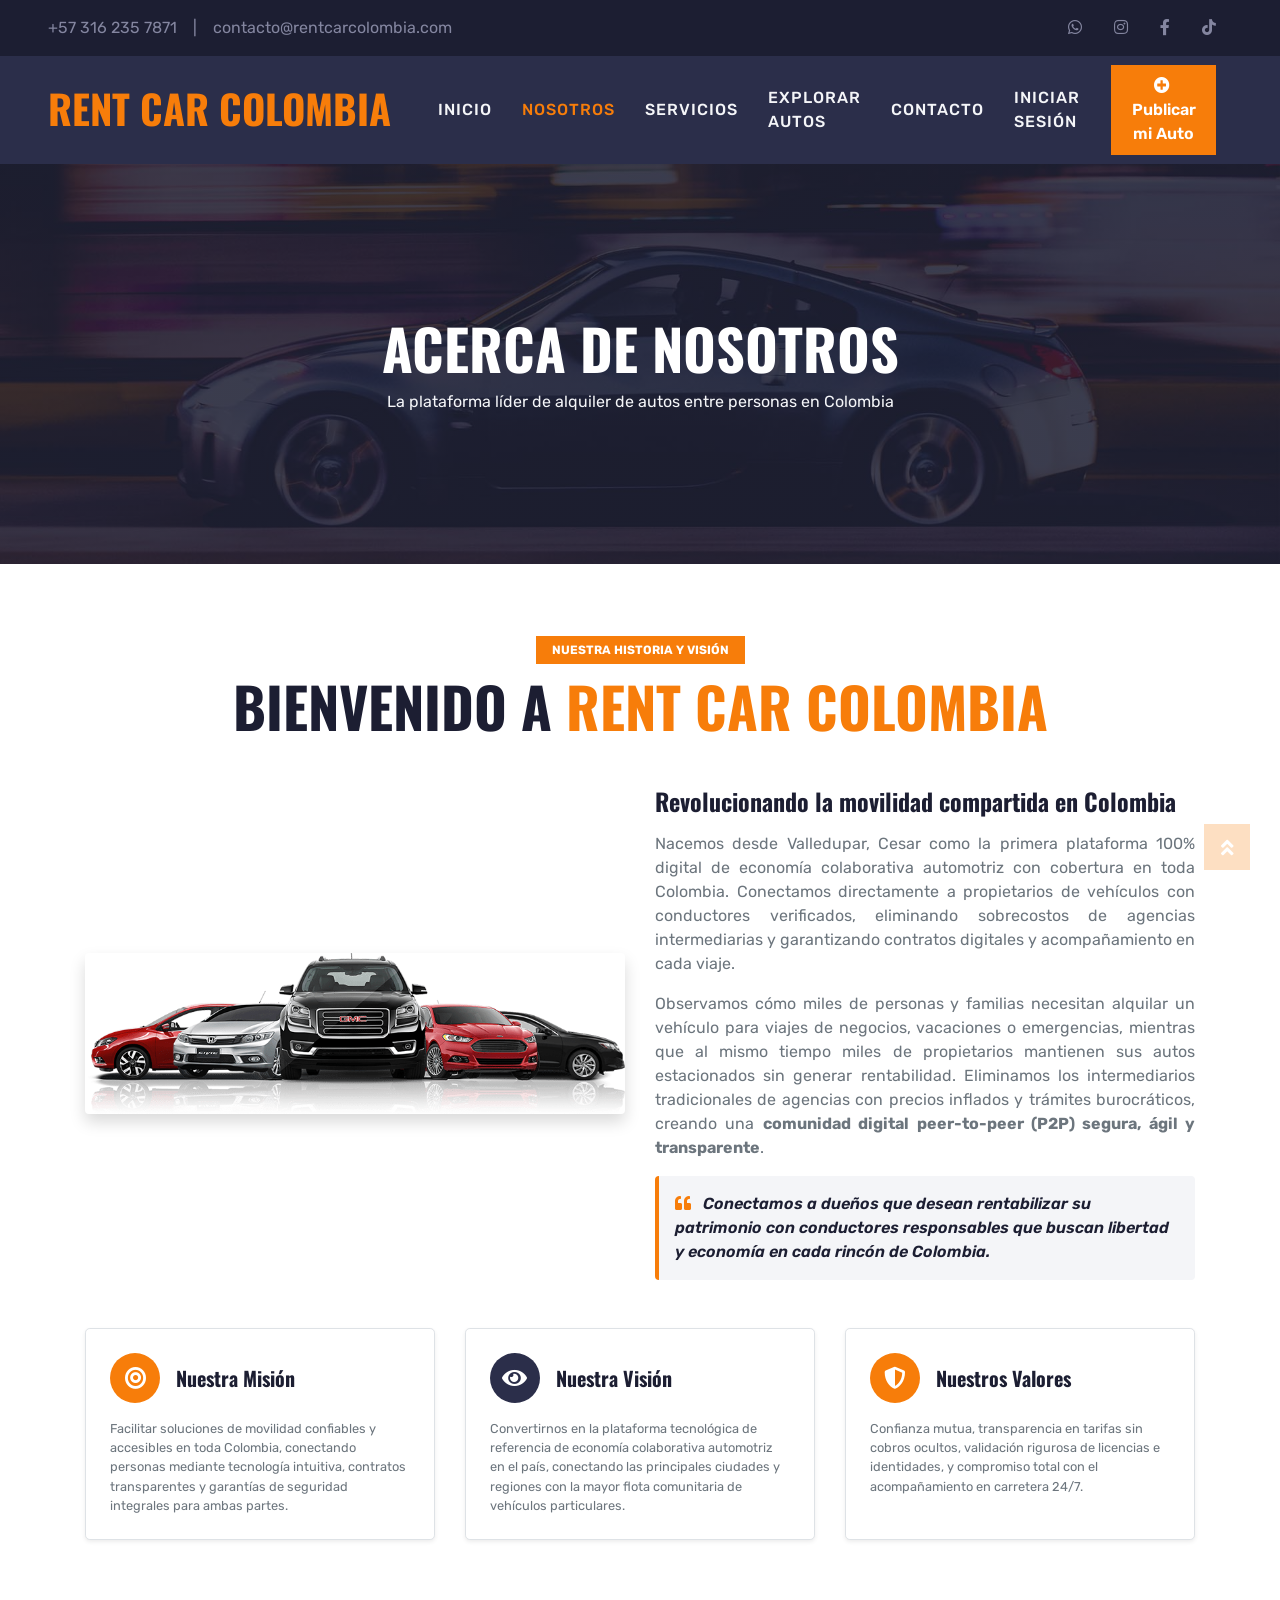
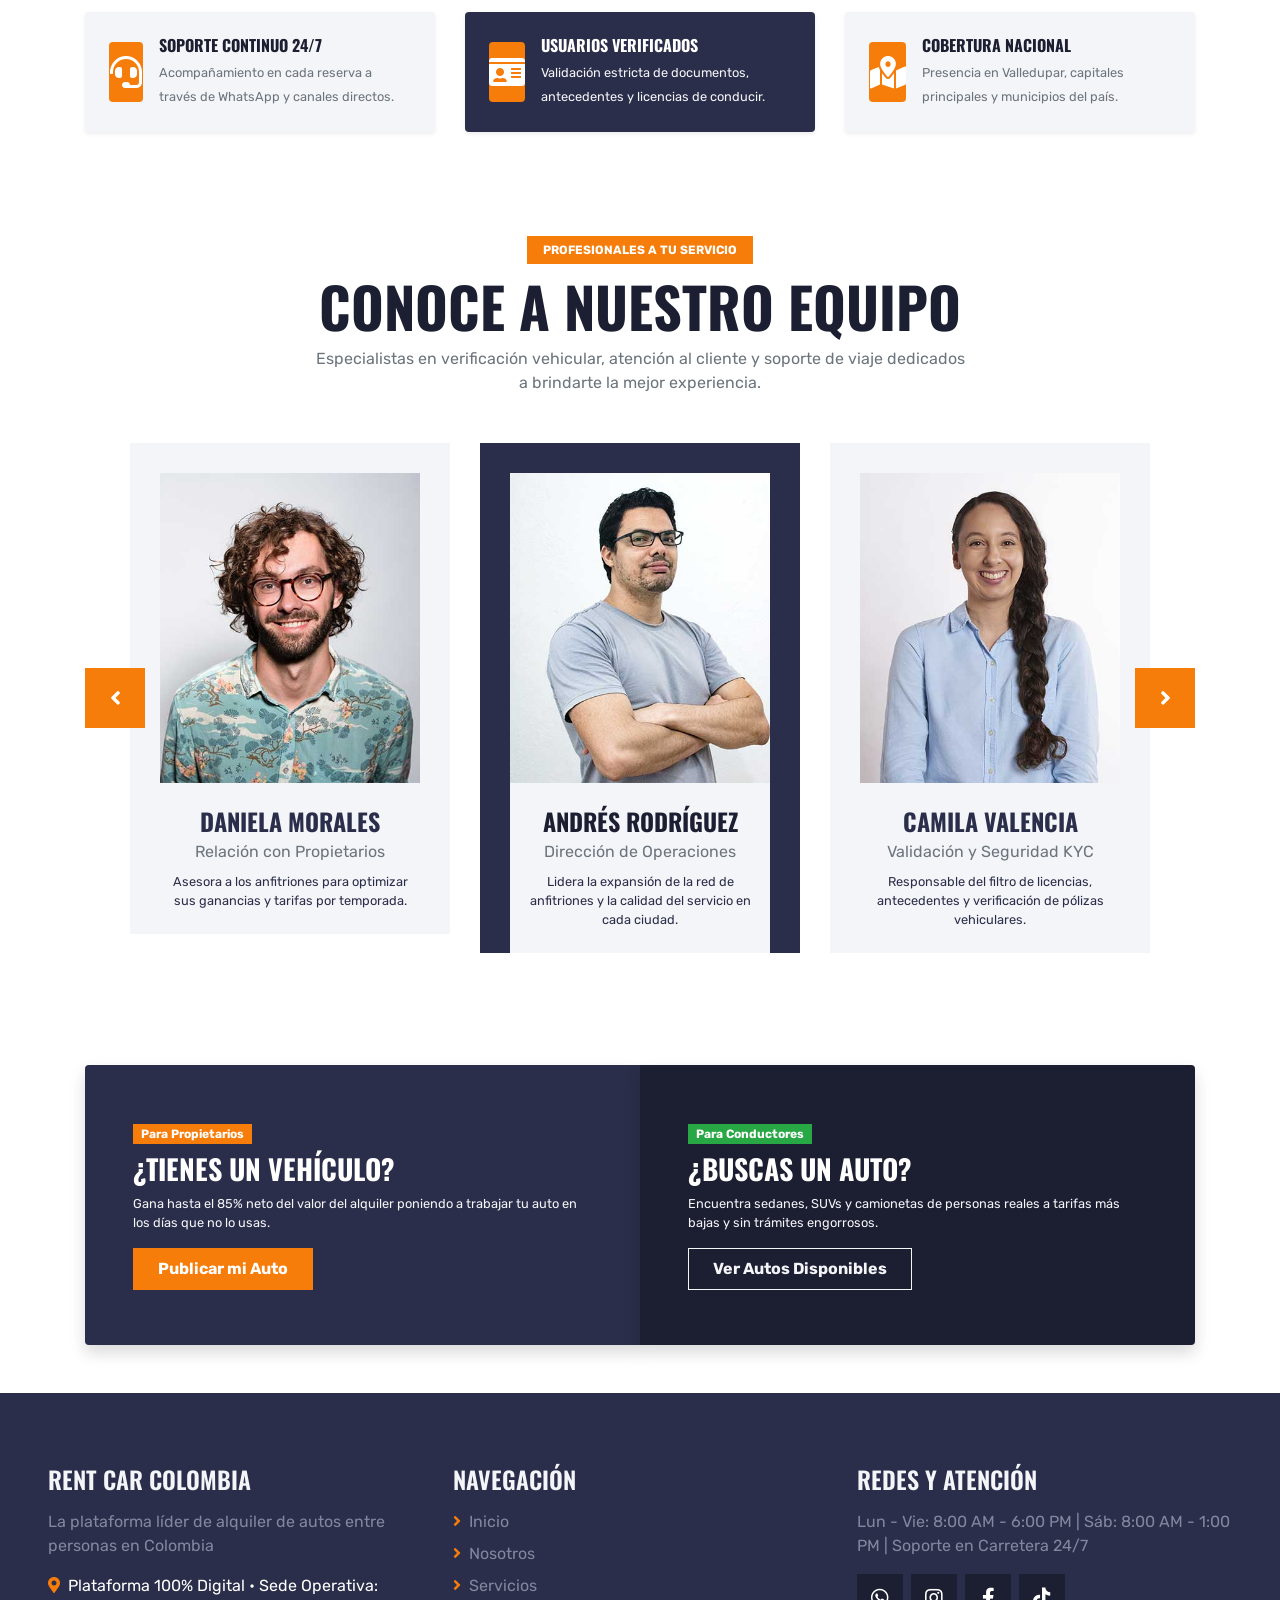
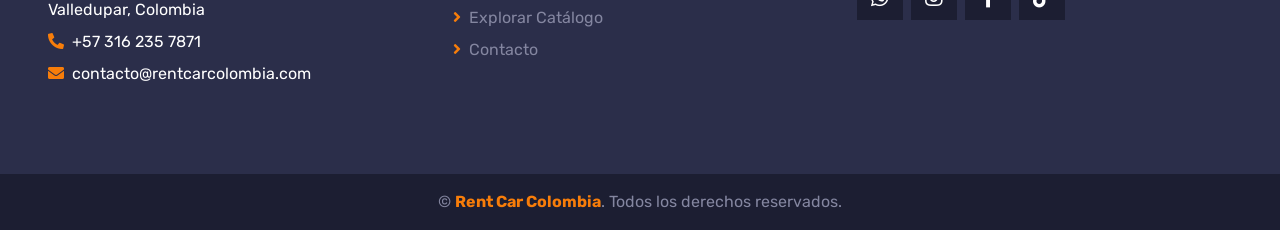
<file: about.html>
<!DOCTYPE html>
<html lang="es">

<head>
    <meta charset="utf-8">
    <title>Rent Car Colombia | Acerca de Nosotros</title>
    <meta content="width=device-width, initial-scale=1.0" name="viewport">
    <meta content="Alquiler de autos en Colombia, renta de vehículos particulares, P2P car rental, Valledupar" name="keywords">
    <meta content="Conoce la historia, misión y visión de Rent Car Colombia, la plataforma digital que conecta propietarios y conductores a nivel nacional." name="description">

    <!-- Favicon -->
    <link href="img/favicon.ico" rel="icon">
    <link href="img/favicon.svg" rel="icon" type="image/svg+xml">
    <link href="img/favicon.png" rel="apple-touch-icon">

    <!-- Google Web Fonts -->
    <link rel="preconnect" href="https://fonts.gstatic.com">
    <link href="https://fonts.googleapis.com/css2?family=Oswald:wght@400;500;600;700&family=Rubik:wght@300;400;500;600;700&display=swap" rel="stylesheet"> 

    <!-- Font Awesome -->
    <link href="https://cdnjs.cloudflare.com/ajax/libs/font-awesome/5.15.0/css/all.min.css" rel="stylesheet">

    <!-- Libraries Stylesheet -->
    <link href="lib/owlcarousel/assets/owl.carousel.min.css" rel="stylesheet">
    <link href="lib/tempusdominus/css/tempusdominus-bootstrap-4.min.css" rel="stylesheet" />

    <!-- Customized Bootstrap Stylesheet -->
    <link href="css/bootstrap.min.css" rel="stylesheet">
    <link href="css/style.css" rel="stylesheet">
</head>

<body>
    <!-- Topbar Start -->
    <div class="container-fluid bg-dark py-3 px-lg-5 d-none d-lg-block">
        <div class="row align-items-center">
            <div class="col-md-6 text-center text-lg-left mb-2 mb-lg-0">
                <div class="d-inline-flex align-items-center">
                    <a class="text-body pr-3 site-phone" href="tel:+573162357871"><i class="fa fa-phone-alt mr-2 text-primary"></i>+57 316 235 7871</a>
                    <span class="text-body">|</span>
                    <a class="text-body px-3 site-email" href="mailto:contacto@rentcarcolombia.com"><i class="fa fa-envelope mr-2 text-primary"></i>contacto@rentcarcolombia.com</a>
                </div>
            </div>
            <div class="col-md-6 text-center text-lg-right">
                <div class="d-inline-flex align-items-center">
                    <a class="text-body px-3 site-whatsapp-link" href="#"><i class="fab fa-whatsapp"></i></a>
                    <a class="text-body px-3 site-social-instagram" href="#"><i class="fab fa-instagram"></i></a>
                    <a class="text-body px-3 site-social-facebook" href="#"><i class="fab fa-facebook-f"></i></a>
                    <a class="text-body px-3 site-social-tiktok" href="#"><i class="fab fa-tiktok"></i></a>
                </div>
            </div>
        </div>
    </div>
    <!-- Topbar End -->

    <!-- Navbar Start -->
    <div class="container-fluid position-relative nav-bar p-0">
        <div class="position-relative px-lg-5" style="z-index: 1030;">
            <nav class="navbar navbar-expand-lg bg-secondary navbar-dark py-3 py-lg-0 pl-3 pl-lg-5">
                <a href="index.html" class="navbar-brand">
                    <h1 class="text-uppercase text-primary mb-1 site-brand-name">Rent Car Colombia</h1>
                </a>
                <button type="button" class="navbar-toggler" data-toggle="collapse" data-target="#navbarCollapse">
                    <span class="navbar-toggler-icon"></span>
                </button>
                <div class="collapse navbar-collapse justify-content-between px-3" id="navbarCollapse">
                    <div class="navbar-nav ml-auto py-0 align-items-center">
                        <a href="index.html" class="nav-item nav-link">Inicio</a>
                        <a href="about.html" class="nav-item nav-link active">Nosotros</a>
                        <a href="service.html" class="nav-item nav-link">Servicios</a>
                        <a href="car.html" class="nav-item nav-link">Explorar Autos</a>
                        <a href="contact.html" class="nav-item nav-link">Contacto</a>
                        <a href="LOGIN.html" class="nav-item nav-link nav-auth-link" id="nav-login-link">Iniciar Sesión</a>
                        <a href="LOGIN.html?action=register&role=propietario" class="btn btn-primary ml-lg-3 py-2 px-3 my-2 my-lg-0 text-white font-weight-semi-bold">
                            <i class="fa fa-plus-circle mr-1"></i> Publicar mi Auto
                        </a>
                    </div>
                </div>
            </nav>
        </div>
    </div>
    <!-- Navbar End -->

    <!-- Page Header Start -->
    <div class="container-fluid page-header mb-5" style="background: linear-gradient(rgba(28, 30, 50, .85), rgba(28, 30, 50, .85)), url(img/carousel-1.jpg) center center no-repeat; background-size: cover; padding: 70px 0;">
        <div class="container text-center">
            <h1 class="display-4 text-uppercase text-white mb-2">Acerca de Nosotros</h1>
            <p class="text-light mb-0 site-slogan">La plataforma líder de alquiler de autos entre personas en Colombia</p>
        </div>
    </div>
    <!-- Page Header End -->

    <!-- About Section Start -->
    <div class="container-fluid py-4">
        <div class="container">
            <div class="text-center mb-5">
                <span class="badge badge-primary px-3 py-2 text-uppercase font-weight-bold mb-2">Nuestra Historia y Visión</span>
                <h2 class="display-4 text-uppercase font-weight-bold text-dark">Bienvenido a <span class="text-primary site-brand-name">Rent Car Colombia</span></h2>
            </div>
            
            <div class="row align-items-center mb-5">
                <div class="col-lg-6 mb-4 mb-lg-0 text-center">
                    <img class="img-fluid rounded shadow" src="img/about.png" alt="Rent Car Colombia">
                </div>
                <div class="col-lg-6">
                    <h4 class="font-weight-bold text-dark mb-3 site-about-title">Revolucionando la movilidad compartida en Colombia</h4>
                    <p class="text-muted text-justify site-about-text">
                        <strong>Rent Car Colombia</strong> nace desde <strong>Valledupar, Cesar</strong>, con el firme propósito de democratizar el acceso al transporte vehicular y abrir una oportunidad de ingresos reales para los propietarios de automóviles a nivel nacional.
                    </p>
                    <p class="text-muted text-justify">
                        Observamos cómo miles de personas y familias necesitan alquilar un vehículo para viajes de negocios, vacaciones o emergencias, mientras que al mismo tiempo miles de propietarios mantienen sus autos estacionados sin generar rentabilidad. Eliminamos los intermediarios tradicionales de agencias con precios inflados y trámites burocráticos, creando una <strong>comunidad digital peer-to-peer (P2P) segura, ágil y transparente</strong>.
                    </p>
                    <div class="bg-light p-3 rounded border-left border-primary" style="border-left-width: 4px !important;">
                        <i class="fa fa-quote-left text-primary mr-2"></i>
                        <span class="font-italic text-dark font-weight-semi-bold site-about-quote">
                            "Conectamos a dueños que desean rentabilizar su patrimonio con conductores responsables que buscan libertad y economía en cada rincón de Colombia."
                        </span>
                    </div>
                </div>
            </div>

            <!-- Misión, Visión y Pilares -->
            <div class="row mb-5">
                <div class="col-lg-4 mb-4">
                    <div class="bg-white p-4 rounded-lg shadow-sm border h-100">
                        <div class="d-flex align-items-center mb-3">
                            <div class="bg-primary text-white rounded-circle d-flex align-items-center justify-content-center mr-3" style="width: 50px; height: 50px;">
                                <i class="fa fa-bullseye" style="font-size: 22px;"></i>
                            </div>
                            <h5 class="font-weight-bold text-dark mb-0">Nuestra Misión</h5>
                        </div>
                        <p class="text-muted small mb-0 site-about-mission">
                            Facilitar soluciones de movilidad confiables y accesibles en toda Colombia, conectando personas mediante tecnología intuitiva, contratos transparentes y garantías de seguridad integrales para ambas partes.
                        </p>
                    </div>
                </div>
                <div class="col-lg-4 mb-4">
                    <div class="bg-white p-4 rounded-lg shadow-sm border h-100">
                        <div class="d-flex align-items-center mb-3">
                            <div class="bg-secondary text-white rounded-circle d-flex align-items-center justify-content-center mr-3" style="width: 50px; height: 50px;">
                                <i class="fa fa-eye" style="font-size: 22px;"></i>
                            </div>
                            <h5 class="font-weight-bold text-dark mb-0">Nuestra Visión</h5>
                        </div>
                        <p class="text-muted small mb-0 site-about-vision">
                            Convertirnos en la plataforma tecnológica de referencia de economía colaborativa automotriz en el país, conectando las principales ciudades y regiones con la mayor flota comunitaria de vehículos particulares.
                        </p>
                    </div>
                </div>
                <div class="col-lg-4 mb-4">
                    <div class="bg-white p-4 rounded-lg shadow-sm border h-100">
                        <div class="d-flex align-items-center mb-3">
                            <div class="bg-primary text-white rounded-circle d-flex align-items-center justify-content-center mr-3" style="width: 50px; height: 50px;">
                                <i class="fa fa-shield-alt" style="font-size: 22px;"></i>
                            </div>
                            <h5 class="font-weight-bold text-dark mb-0">Nuestros Valores</h5>
                        </div>
                        <p class="text-muted small mb-0 site-about-values">
                            Confianza mutua, transparencia en tarifas sin cobros ocultos, validación rigurosa de licencias e identidades, y compromiso total con el acompañamiento en carretera 24/7.
                        </p>
                    </div>
                </div>
            </div>

            <!-- 3 Puntos Fuertes -->
            <div class="row mt-3">
                <div class="col-lg-4 mb-3">
                    <div class="d-flex align-items-center bg-light p-4 rounded shadow-sm" style="min-height: 120px;">
                        <div class="d-flex align-items-center justify-content-center bg-primary rounded mr-3 text-secondary" style="width: 60px; height: 60px;">
                            <i class="fa fa-2x fa-headset text-white"></i>
                        </div>
                        <div>
                            <h6 class="text-uppercase font-weight-bold mb-1 text-dark">Soporte Continuo 24/7</h6>
                            <small class="text-muted">Acompañamiento en cada reserva a través de WhatsApp y canales directos.</small>
                        </div>
                    </div>
                </div>
                <div class="col-lg-4 mb-3">
                    <div class="d-flex align-items-center bg-secondary text-white p-4 rounded shadow-sm" style="min-height: 120px;">
                        <div class="d-flex align-items-center justify-content-center bg-primary rounded mr-3 text-secondary" style="width: 60px; height: 60px;">
                            <i class="fa fa-2x fa-id-card text-white"></i>
                        </div>
                        <div>
                            <h6 class="text-uppercase font-weight-bold mb-1 text-white">Usuarios Verificados</h6>
                            <small class="text-light">Validación estricta de documentos, antecedentes y licencias de conducir.</small>
                        </div>
                    </div>
                </div>
                <div class="col-lg-4 mb-3">
                    <div class="d-flex align-items-center bg-light p-4 rounded shadow-sm" style="min-height: 120px;">
                        <div class="d-flex align-items-center justify-content-center bg-primary rounded mr-3 text-secondary" style="width: 60px; height: 60px;">
                            <i class="fa fa-2x fa-map-marked-alt text-white"></i>
                        </div>
                        <div>
                            <h6 class="text-uppercase font-weight-bold mb-1 text-dark">Cobertura Nacional</h6>
                            <small class="text-muted">Presencia en Valledupar, capitales principales y municipios del país.</small>
                        </div>
                    </div>
                </div>
            </div>
        </div>
    </div>
    <!-- About Section End -->

    <!-- Team Start -->
    <div class="container-fluid py-5 site-team-section">
        <div class="container py-3">
            <div class="text-center mb-5">
                <span class="badge badge-primary px-3 py-2 text-uppercase font-weight-bold mb-2">Profesionales a tu Servicio</span>
                <h2 class="display-4 text-uppercase font-weight-bold text-dark site-team-title">Conoce a Nuestro Equipo</h2>
                <p class="text-muted" style="max-width: 650px; margin: auto;">Especialistas en verificación vehicular, atención al cliente y soporte de viaje dedicados a brindarte la mejor experiencia.</p>
            </div>
            
            <div class="owl-carousel team-carousel position-relative site-team-carousel" style="padding: 0 45px;">
                <!-- Se renderiza dinámicamente con flechas de navegación según lo configurado en el panel de control -->
            </div>
        </div>
    </div>
    <!-- Team End -->

    <!-- Call to action Banner -->
    <div class="container-fluid py-5">
        <div class="container">
            <div class="row mx-0">
                <div class="col-lg-6 px-0">
                    <div class="p-5 bg-secondary text-white d-flex align-items-center justify-content-between rounded-left shadow" style="min-height: 280px;">
                        <div class="text-left">
                            <span class="badge badge-primary px-2 py-1 mb-2 font-weight-bold">Para Propietarios</span>
                            <h3 class="text-uppercase text-white font-weight-bold mb-2">¿Tienes un vehículo?</h3>
                            <p class="mb-3 text-light small">Gana hasta el 85% neto del valor del alquiler poniendo a trabajar tu auto en los días que no lo usas.</p>
                            <a class="btn btn-primary font-weight-bold py-2 px-4" href="LOGIN.html?action=register&role=propietario">Publicar mi Auto</a>
                        </div>
                    </div>
                </div>
                <div class="col-lg-6 px-0">
                    <div class="p-5 bg-dark text-white d-flex align-items-center justify-content-between rounded-right shadow" style="min-height: 280px;">
                        <div class="text-left">
                            <span class="badge badge-success px-2 py-1 mb-2 font-weight-bold">Para Conductores</span>
                            <h3 class="text-uppercase text-white font-weight-bold mb-2">¿Buscas un auto?</h3>
                            <p class="mb-3 text-light small">Encuentra sedanes, SUVs y camionetas de personas reales a tarifas más bajas y sin trámites engorrosos.</p>
                            <a class="btn btn-outline-light font-weight-bold py-2 px-4" href="car.html">Ver Autos Disponibles</a>
                        </div>
                    </div>
                </div>
            </div>
        </div>
    </div>

    <!-- Footer Start -->
    <div class="container-fluid bg-secondary py-5 px-sm-3 px-md-5">
        <div class="row pt-4">
            <div class="col-lg-4 col-md-6 mb-4">
                <h4 class="text-uppercase text-light mb-3 site-brand-name">Rent Car Colombia</h4>
                <p class="text-body site-slogan">La plataforma líder de alquiler de autos entre personas en Colombia.</p>
                <p class="mb-2 text-white"><i class="fa fa-map-marker-alt mr-2 text-primary"></i><span class="site-address">Valledupar, Cesar &bull; Cobertura Nacional</span></p>
                <p class="mb-2 text-white"><i class="fa fa-phone-alt mr-2 text-primary"></i><a href="tel:+573162357871" class="text-white site-phone">+57 316 235 7871</a></p>
                <p class="text-white"><i class="fa fa-envelope mr-2 text-primary"></i><a href="mailto:contacto@rentcarcolombia.com" class="text-white site-email">contacto@rentcarcolombia.com</a></p>
            </div>
            <div class="col-lg-4 col-md-6 mb-4">
                <h4 class="text-uppercase text-light mb-3">Navegación</h4>
                <div class="d-flex flex-column justify-content-start">
                    <a class="text-body mb-2" href="index.html"><i class="fa fa-angle-right mr-2 text-primary"></i>Inicio</a>
                    <a class="text-body mb-2" href="about.html"><i class="fa fa-angle-right mr-2 text-primary"></i>Nosotros</a>
                    <a class="text-body mb-2" href="service.html"><i class="fa fa-angle-right mr-2 text-primary"></i>Servicios</a>
                    <a class="text-body mb-2" href="car.html"><i class="fa fa-angle-right mr-2 text-primary"></i>Explorar Catálogo</a>
                    <a class="text-body mb-2" href="contact.html"><i class="fa fa-angle-right mr-2 text-primary"></i>Contacto</a>

                </div>
            </div>
            <div class="col-lg-4 col-md-6 mb-4">
                <h4 class="text-uppercase text-light mb-3">Redes y Atención</h4>
                <p class="text-body site-schedule">Lun - Vie: 8:00 AM - 6:00 PM | Soporte 24/7</p>
                <div class="d-flex justify-content-start mt-3">
                    <a class="btn btn-lg btn-dark btn-lg-square mr-2 site-whatsapp-link" href="#"><i class="fab fa-whatsapp"></i></a>
                    <a class="btn btn-lg btn-dark btn-lg-square mr-2 site-social-instagram" href="#"><i class="fab fa-instagram"></i></a>
                    <a class="btn btn-lg btn-dark btn-lg-square mr-2 site-social-facebook" href="#"><i class="fab fa-facebook-f"></i></a>
                    <a class="btn btn-lg btn-dark btn-lg-square site-social-tiktok" href="#"><i class="fab fa-tiktok"></i></a>
                </div>
            </div>
        </div>
    </div>
    <div class="container-fluid bg-dark py-3 px-sm-3 px-md-5 text-center">
        <p class="m-0 text-body">&copy; <a class="text-primary font-weight-bold site-brand-name" href="#">Rent Car Colombia</a>. Todos los derechos reservados.</p>
    </div>
    <!-- Footer End -->

    <!-- Back to Top -->
    <a href="#" class="btn btn-lg btn-primary btn-lg-square back-to-top"><i class="fa fa-angle-double-up"></i></a>

    <!-- JavaScript Libraries -->
    <script src="https://code.jquery.com/jquery-3.4.1.min.js"></script>
    <script src="https://stackpath.bootstrapcdn.com/bootstrap/4.4.1/js/bootstrap.bundle.min.js"></script>
    <script src="lib/easing/easing.min.js"></script>
    <script src="lib/waypoints/waypoints.min.js"></script>
    <script src="lib/owlcarousel/owl.carousel.min.js"></script>
    <script src="js/main.js?v=20261125_13"></script>
    <script src="js/config.js?v=20261125_13"></script>
</body>

</html>
</file>
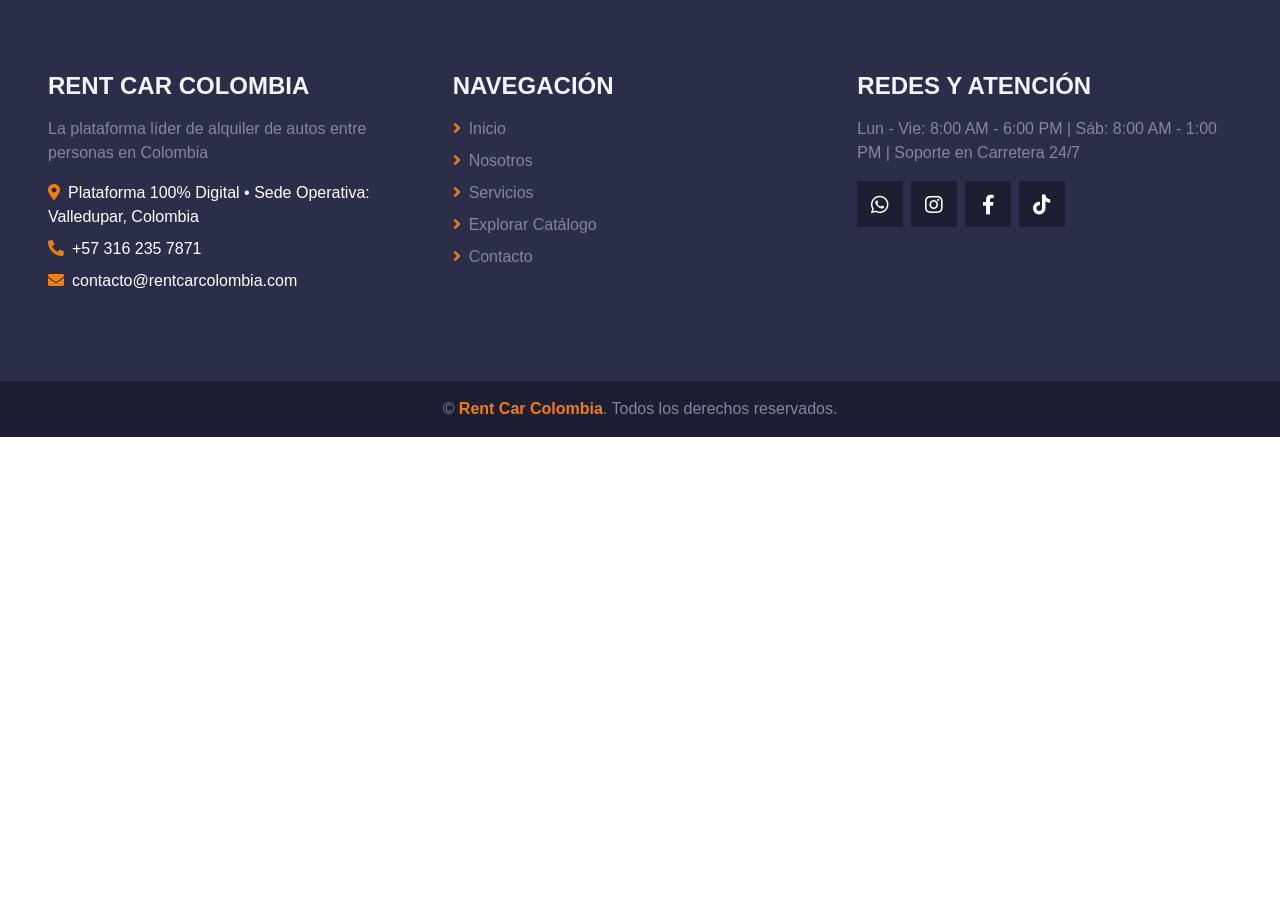
<file: footer.html>
<!DOCTYPE html>
<html lang="es">

<head>
    <meta charset="utf-8">
    <title>Rent Car Colombia</title>
    <meta content="width=device-width, initial-scale=1.0" name="viewport">
    <link href="css/bootstrap.min.css" rel="stylesheet">
    <link href="css/style.css" rel="stylesheet">
    <link href="https://cdnjs.cloudflare.com/ajax/libs/font-awesome/5.15.0/css/all.min.css" rel="stylesheet">
</head>

<body>
    <!-- Footer Start -->
    <div class="container-fluid bg-secondary py-5 px-sm-3 px-md-5">
        <div class="row pt-4">
            <div class="col-lg-4 col-md-6 mb-4">
                <h4 class="text-uppercase text-light mb-3 site-brand-name">Rent Car Colombia</h4>
                <p class="text-body site-slogan">La plataforma líder de alquiler de autos entre personas en Colombia.</p>
                <p class="mb-2 text-white"><i class="fa fa-map-marker-alt mr-2 text-primary"></i><span class="site-address">Valledupar, Cesar &bull; Cobertura Nacional</span></p>
                <p class="mb-2 text-white"><i class="fa fa-phone-alt mr-2 text-primary"></i><a href="tel:+573162357871" class="text-white site-phone">+57 316 235 7871</a></p>
                <p class="text-white"><i class="fa fa-envelope mr-2 text-primary"></i><a href="mailto:contacto@rentcarcolombia.com" class="text-white site-email">contacto@rentcarcolombia.com</a></p>
            </div>
            <div class="col-lg-4 col-md-6 mb-4">
                <h4 class="text-uppercase text-light mb-3">Navegación</h4>
                <div class="d-flex flex-column justify-content-start">
                    <a class="text-body mb-2" href="index.html" target="_top"><i class="fa fa-angle-right mr-2 text-primary"></i>Inicio</a>
                    <a class="text-body mb-2" href="about.html" target="_top"><i class="fa fa-angle-right mr-2 text-primary"></i>Nosotros</a>
                    <a class="text-body mb-2" href="service.html" target="_top"><i class="fa fa-angle-right mr-2 text-primary"></i>Servicios</a>
                    <a class="text-body mb-2" href="car.html" target="_top"><i class="fa fa-angle-right mr-2 text-primary"></i>Explorar Catálogo</a>
                    <a class="text-body mb-2" href="contact.html" target="_top"><i class="fa fa-angle-right mr-2 text-primary"></i>Contacto</a>

                </div>
            </div>
            <div class="col-lg-4 col-md-6 mb-4">
                <h4 class="text-uppercase text-light mb-3">Redes y Atención</h4>
                <p class="text-body site-schedule">Lun - Vie: 8:00 AM - 6:00 PM | Soporte 24/7</p>
                <div class="d-flex justify-content-start mt-3">
                    <a class="btn btn-lg btn-dark btn-lg-square mr-2 site-whatsapp-link" href="#"><i class="fab fa-whatsapp"></i></a>
                    <a class="btn btn-lg btn-dark btn-lg-square mr-2 site-social-instagram" href="#"><i class="fab fa-instagram"></i></a>
                    <a class="btn btn-lg btn-dark btn-lg-square mr-2 site-social-facebook" href="#"><i class="fab fa-facebook-f"></i></a>
                    <a class="btn btn-lg btn-dark btn-lg-square site-social-tiktok" href="#"><i class="fab fa-tiktok"></i></a>
                </div>
            </div>
        </div>
    </div>
    <div class="container-fluid bg-dark py-3 px-sm-3 px-md-5 text-center">
        <p class="m-0 text-body">&copy; <a class="text-primary font-weight-bold site-brand-name" href="#">Rent Car Colombia</a>. Todos los derechos reservados.</p>
    </div>
    <!-- Footer End -->

    <script src="js/config.js"></script>
</body>

</html>
</file>
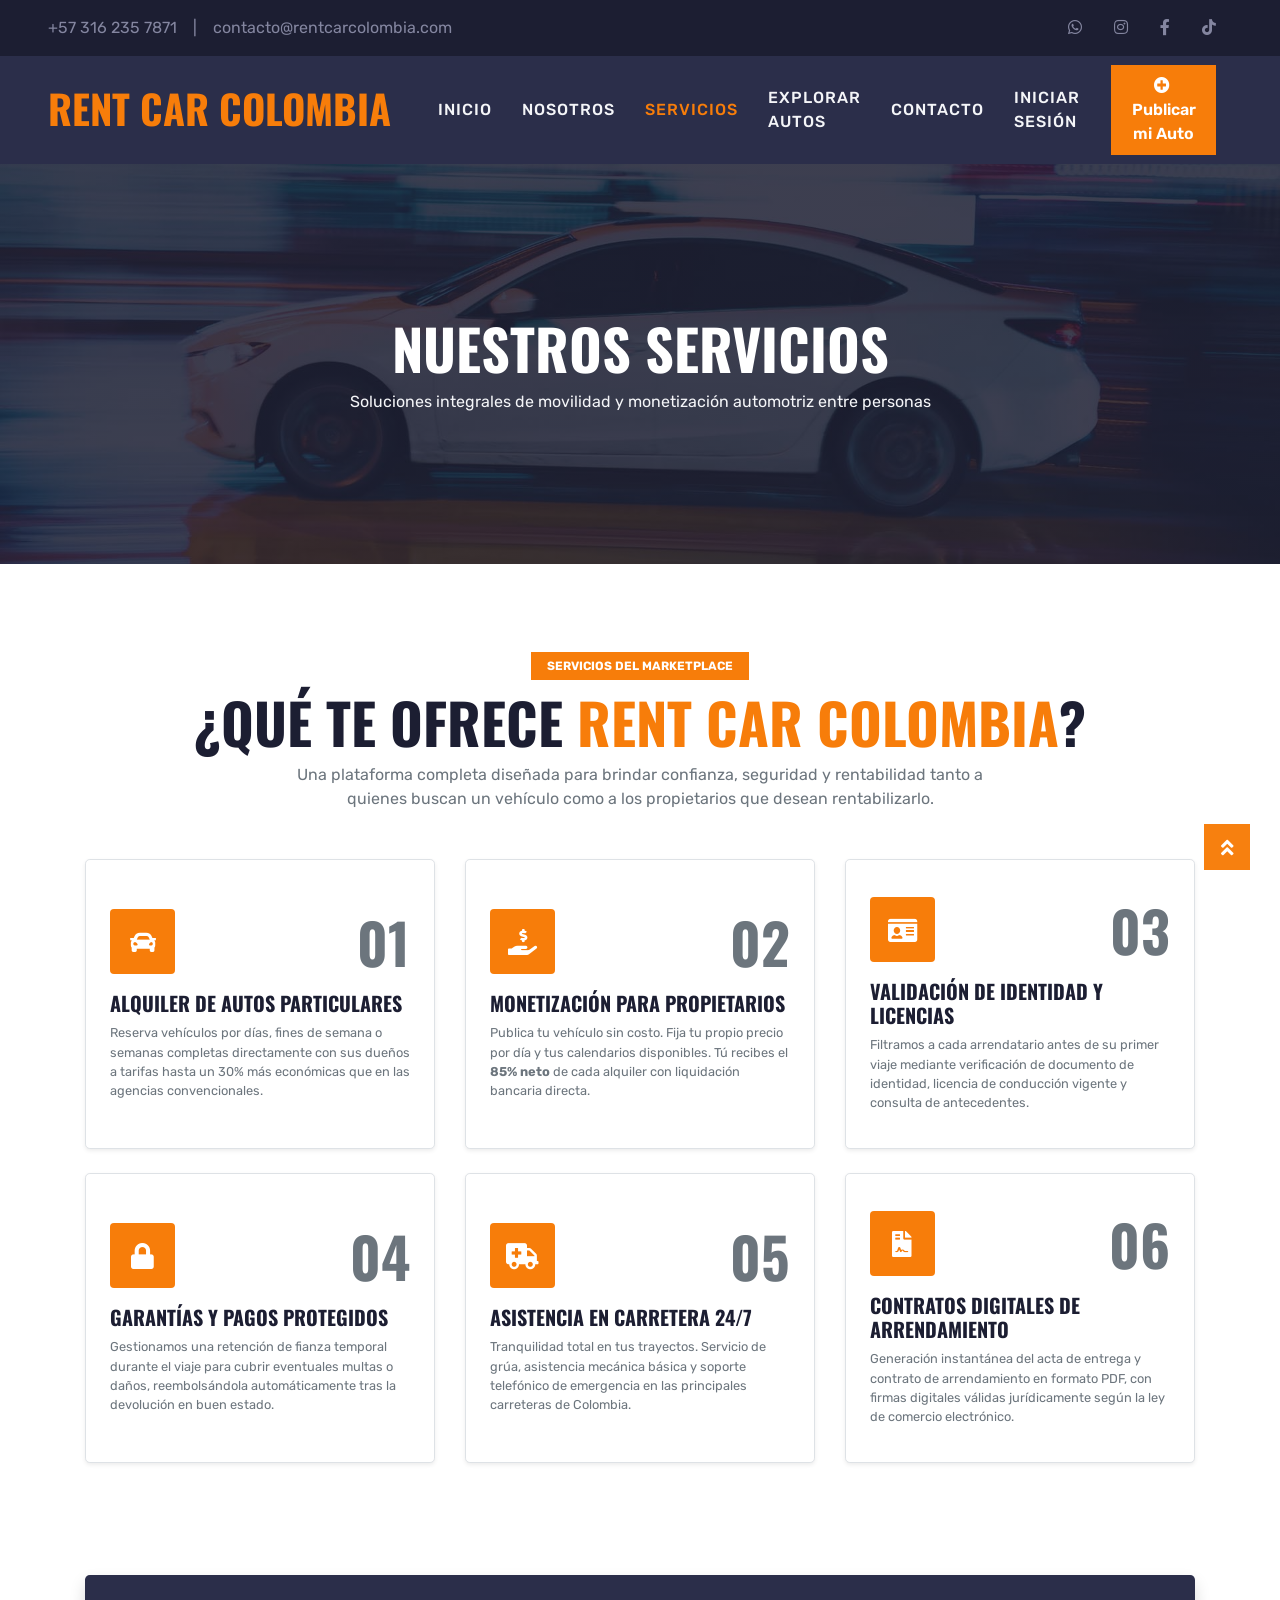
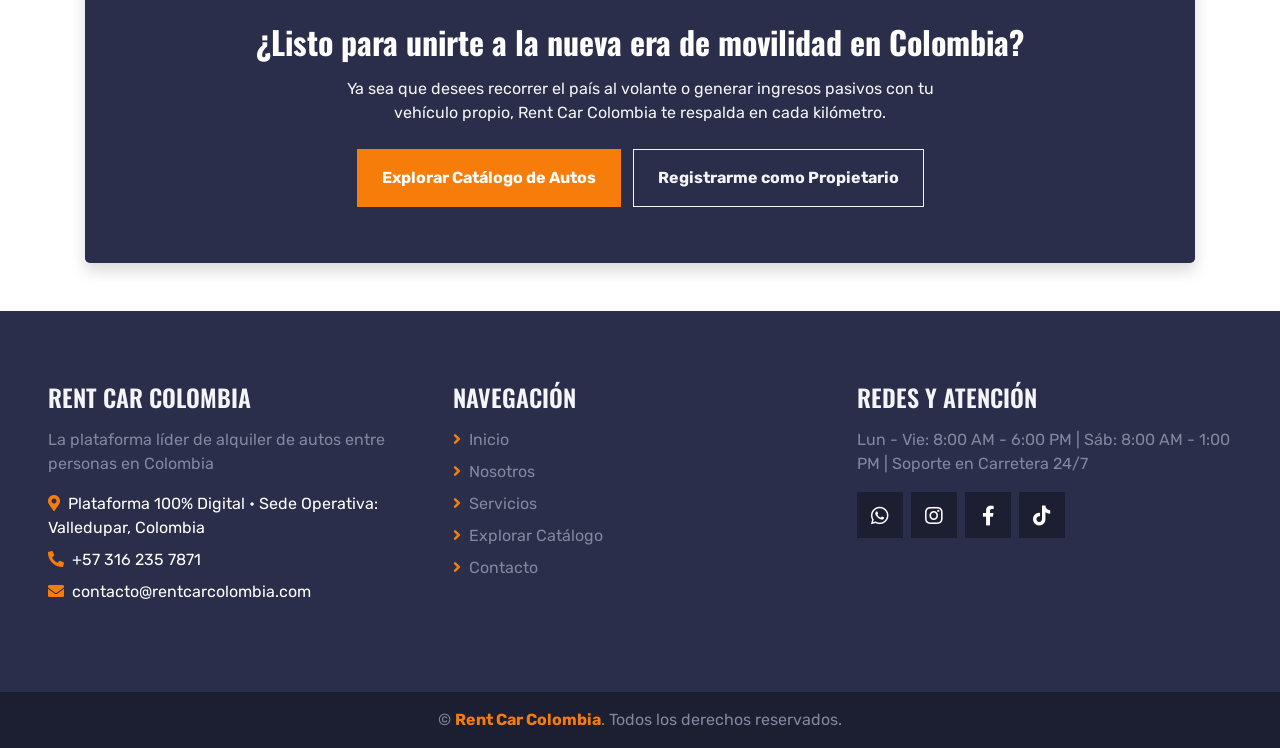
<file: service.html>
<!DOCTYPE html>
<html lang="es">

<head>
    <meta charset="utf-8">
    <title>Rent Car Colombia | Nuestros Servicios</title>
    <meta content="width=device-width, initial-scale=1.0" name="viewport">
    <meta content="Alquiler de vehículos, renta de autos particulares, monetizar auto en Colombia" name="keywords">
    <meta content="Conoce los servicios del marketplace Rent Car Colombia: alquiler seguro, validación de antecedentes, monetización y asistencia 24/7." name="description">

    <!-- Favicon -->
    <link href="img/favicon.ico" rel="icon">
    <link href="img/favicon.svg" rel="icon" type="image/svg+xml">
    <link href="img/favicon.png" rel="apple-touch-icon">

    <!-- Google Web Fonts -->
    <link rel="preconnect" href="https://fonts.gstatic.com">
    <link href="https://fonts.googleapis.com/css2?family=Oswald:wght@400;500;600;700&family=Rubik:wght@300;400;500;600;700&display=swap" rel="stylesheet"> 

    <!-- Font Awesome -->
    <link href="https://cdnjs.cloudflare.com/ajax/libs/font-awesome/5.15.0/css/all.min.css" rel="stylesheet">

    <!-- Customized Bootstrap Stylesheet -->
    <link href="css/bootstrap.min.css" rel="stylesheet">
    <link href="css/style.css" rel="stylesheet">
</head>

<body>
    <!-- Topbar Start -->
    <div class="container-fluid bg-dark py-3 px-lg-5 d-none d-lg-block">
        <div class="row align-items-center">
            <div class="col-md-6 text-center text-lg-left mb-2 mb-lg-0">
                <div class="d-inline-flex align-items-center">
                    <a class="text-body pr-3 site-phone" href="tel:+573162357871"><i class="fa fa-phone-alt mr-2 text-primary"></i>+57 316 235 7871</a>
                    <span class="text-body">|</span>
                    <a class="text-body px-3 site-email" href="mailto:contacto@rentcarcolombia.com"><i class="fa fa-envelope mr-2 text-primary"></i>contacto@rentcarcolombia.com</a>
                </div>
            </div>
            <div class="col-md-6 text-center text-lg-right">
                <div class="d-inline-flex align-items-center">
                    <a class="text-body px-3 site-whatsapp-link" href="#"><i class="fab fa-whatsapp"></i></a>
                    <a class="text-body px-3 site-social-instagram" href="#"><i class="fab fa-instagram"></i></a>
                    <a class="text-body px-3 site-social-facebook" href="#"><i class="fab fa-facebook-f"></i></a>
                    <a class="text-body px-3 site-social-tiktok" href="#"><i class="fab fa-tiktok"></i></a>
                </div>
            </div>
        </div>
    </div>
    <!-- Topbar End -->

    <!-- Navbar Start -->
    <div class="container-fluid position-relative nav-bar p-0">
        <div class="position-relative px-lg-5" style="z-index: 1030;">
            <nav class="navbar navbar-expand-lg bg-secondary navbar-dark py-3 py-lg-0 pl-3 pl-lg-5">
                <a href="index.html" class="navbar-brand">
                    <h1 class="text-uppercase text-primary mb-1 site-brand-name">Rent Car Colombia</h1>
                </a>
                <button type="button" class="navbar-toggler" data-toggle="collapse" data-target="#navbarCollapse">
                    <span class="navbar-toggler-icon"></span>
                </button>
                <div class="collapse navbar-collapse justify-content-between px-3" id="navbarCollapse">
                    <div class="navbar-nav ml-auto py-0 align-items-center">
                        <a href="index.html" class="nav-item nav-link">Inicio</a>
                        <a href="about.html" class="nav-item nav-link">Nosotros</a>
                        <a href="service.html" class="nav-item nav-link active">Servicios</a>
                        <a href="car.html" class="nav-item nav-link">Explorar Autos</a>
                        <a href="contact.html" class="nav-item nav-link">Contacto</a>
                        <a href="LOGIN.html" class="nav-item nav-link nav-auth-link" id="nav-login-link">Iniciar Sesión</a>
                        <a href="LOGIN.html?action=register&role=propietario" class="btn btn-primary ml-lg-3 py-2 px-3 my-2 my-lg-0 text-white font-weight-semi-bold">
                            <i class="fa fa-plus-circle mr-1"></i> Publicar mi Auto
                        </a>
                    </div>
                </div>
            </nav>
        </div>
    </div>
    <!-- Navbar End -->

    <!-- Page Header Start -->
    <div class="container-fluid page-header mb-5" style="background: linear-gradient(rgba(28, 30, 50, .85), rgba(28, 30, 50, .85)), url(img/carousel-2.jpg) center center no-repeat; background-size: cover; padding: 70px 0;">
        <div class="container text-center">
            <h1 class="display-4 text-uppercase text-white mb-2">Nuestros Servicios</h1>
            <p class="text-light mb-0">Soluciones integrales de movilidad y monetización automotriz entre personas</p>
        </div>
    </div>
    <!-- Page Header End -->

    <!-- Services Start -->
    <div class="container-fluid py-4">
        <div class="container pt-3 pb-3">
            <div class="text-center mb-5">
                <span class="badge badge-primary px-3 py-2 text-uppercase font-weight-bold mb-2">Servicios del Marketplace</span>
                <h2 class="display-4 text-uppercase font-weight-bold text-dark">¿Qué te ofrece <span class="text-primary site-brand-name">Rent Car Colombia</span>?</h2>
                <p class="text-muted" style="max-width: 700px; margin: auto;">Una plataforma completa diseñada para brindar confianza, seguridad y rentabilidad tanto a quienes buscan un vehículo como a los propietarios que desean rentabilizarlo.</p>
            </div>

            <div class="row">
                <!-- Servicio 1: Alquiler de Autos Particulares -->
                <div class="col-lg-4 col-md-6 mb-4">
                    <div class="service-item d-flex flex-column justify-content-center px-4 py-4 mb-4 bg-white rounded-lg shadow-sm border h-100">
                        <div class="d-flex align-items-center justify-content-between mb-3">
                            <div class="d-flex align-items-center justify-content-center bg-primary rounded" style="width: 65px; height: 65px;">
                                <i class="fa fa-car text-white" style="font-size: 26px;"></i>
                            </div>
                            <h2 class="display-4 text-muted font-weight-bold opacity-25 m-0" style="color: #cbd5e1;">01</h2>
                        </div>
                        <h5 class="text-uppercase font-weight-bold text-dark mb-2">Alquiler de Autos Particulares</h5>
                        <p class="text-muted small m-0">
                            Reserva vehículos por días, fines de semana o semanas completas directamente con sus dueños a tarifas hasta un 30% más económicas que en las agencias convencionales.
                        </p>
                    </div>
                </div>

                <!-- Servicio 2: Monetización para Propietarios -->
                <div class="col-lg-4 col-md-6 mb-4">
                    <div class="service-item active d-flex flex-column justify-content-center px-4 py-4 mb-4 bg-white rounded-lg shadow-sm border h-100">
                        <div class="d-flex align-items-center justify-content-between mb-3">
                            <div class="d-flex align-items-center justify-content-center bg-primary rounded" style="width: 65px; height: 65px;">
                                <i class="fa fa-hand-holding-usd text-white" style="font-size: 26px;"></i>
                            </div>
                            <h2 class="display-4 text-muted font-weight-bold opacity-25 m-0" style="color: #cbd5e1;">02</h2>
                        </div>
                        <h5 class="text-uppercase font-weight-bold text-dark mb-2">Monetización para Propietarios</h5>
                        <p class="text-muted small m-0">
                            Publica tu vehículo sin costo. Fija tu propio precio por día y tus calendarios disponibles. Tú recibes el <strong>85% neto</strong> de cada alquiler con liquidación bancaria directa.
                        </p>
                    </div>
                </div>

                <!-- Servicio 3: Validación de Conductores y Antecedentes -->
                <div class="col-lg-4 col-md-6 mb-4">
                    <div class="service-item d-flex flex-column justify-content-center px-4 py-4 mb-4 bg-white rounded-lg shadow-sm border h-100">
                        <div class="d-flex align-items-center justify-content-between mb-3">
                            <div class="d-flex align-items-center justify-content-center bg-primary rounded" style="width: 65px; height: 65px;">
                                <i class="fa fa-id-card text-white" style="font-size: 26px;"></i>
                            </div>
                            <h2 class="display-4 text-muted font-weight-bold opacity-25 m-0" style="color: #cbd5e1;">03</h2>
                        </div>
                        <h5 class="text-uppercase font-weight-bold text-dark mb-2">Validación de Identidad y Licencias</h5>
                        <p class="text-muted small m-0">
                            Filtramos a cada arrendatario antes de su primer viaje mediante verificación de documento de identidad, licencia de conducción vigente y consulta de antecedentes.
                        </p>
                    </div>
                </div>

                <!-- Servicio 4: Depósitos de Garantía en Custodia -->
                <div class="col-lg-4 col-md-6 mb-4">
                    <div class="service-item d-flex flex-column justify-content-center px-4 py-4 mb-4 bg-white rounded-lg shadow-sm border h-100">
                        <div class="d-flex align-items-center justify-content-between mb-3">
                            <div class="d-flex align-items-center justify-content-center bg-primary rounded" style="width: 65px; height: 65px;">
                                <i class="fa fa-lock text-white" style="font-size: 26px;"></i>
                            </div>
                            <h2 class="display-4 text-muted font-weight-bold opacity-25 m-0" style="color: #cbd5e1;">04</h2>
                        </div>
                        <h5 class="text-uppercase font-weight-bold text-dark mb-2">Garantías y Pagos Protegidos</h5>
                        <p class="text-muted small m-0">
                            Gestionamos una retención de fianza temporal durante el viaje para cubrir eventuales multas o daños, reembolsándola automáticamente tras la devolución en buen estado.
                        </p>
                    </div>
                </div>

                <!-- Servicio 5: Asistencia en Carretera 24/7 -->
                <div class="col-lg-4 col-md-6 mb-4">
                    <div class="service-item d-flex flex-column justify-content-center px-4 py-4 mb-4 bg-white rounded-lg shadow-sm border h-100">
                        <div class="d-flex align-items-center justify-content-between mb-3">
                            <div class="d-flex align-items-center justify-content-center bg-primary rounded" style="width: 65px; height: 65px;">
                                <i class="fa fa-ambulance text-white" style="font-size: 26px;"></i>
                            </div>
                            <h2 class="display-4 text-muted font-weight-bold opacity-25 m-0" style="color: #cbd5e1;">05</h2>
                        </div>
                        <h5 class="text-uppercase font-weight-bold text-dark mb-2">Asistencia en Carretera 24/7</h5>
                        <p class="text-muted small m-0">
                            Tranquilidad total en tus trayectos. Servicio de grúa, asistencia mecánica básica y soporte telefónico de emergencia en las principales carreteras de Colombia.
                        </p>
                    </div>
                </div>

                <!-- Servicio 6: Contratos Digitales Automatizados -->
                <div class="col-lg-4 col-md-6 mb-4">
                    <div class="service-item d-flex flex-column justify-content-center px-4 py-4 mb-4 bg-white rounded-lg shadow-sm border h-100">
                        <div class="d-flex align-items-center justify-content-between mb-3">
                            <div class="d-flex align-items-center justify-content-center bg-primary rounded" style="width: 65px; height: 65px;">
                                <i class="fa fa-file-contract text-white" style="font-size: 26px;"></i>
                            </div>
                            <h2 class="display-4 text-muted font-weight-bold opacity-25 m-0" style="color: #cbd5e1;">06</h2>
                        </div>
                        <h5 class="text-uppercase font-weight-bold text-dark mb-2">Contratos Digitales de Arrendamiento</h5>
                        <p class="text-muted small m-0">
                            Generación instantánea del acta de entrega y contrato de arrendamiento en formato PDF, con firmas digitales válidas jurídicamente según la ley de comercio electrónico.
                        </p>
                    </div>
                </div>
            </div>
        </div>
    </div>
    <!-- Services End -->

    <!-- Banner Call to Action -->
    <div class="container-fluid py-5">
        <div class="container">
            <div class="bg-secondary p-5 rounded-lg text-white text-center shadow">
                <h2 class="text-white font-weight-bold mb-3">¿Listo para unirte a la nueva era de movilidad en Colombia?</h2>
                <p class="text-light mb-4" style="max-width: 650px; margin: auto;">Ya sea que desees recorrer el país al volante o generar ingresos pasivos con tu vehículo propio, Rent Car Colombia te respalda en cada kilómetro.</p>
                <div>
                    <a href="car.html" class="btn btn-primary font-weight-bold px-4 py-3 mr-2 mb-2">Explorar Catálogo de Autos</a>
                    <a href="LOGIN.html?action=register&role=propietario" class="btn btn-outline-light font-weight-bold px-4 py-3 mb-2">Registrarme como Propietario</a>
                </div>
            </div>
        </div>
    </div>

    <!-- Footer Start -->
    <div class="container-fluid bg-secondary py-5 px-sm-3 px-md-5">
        <div class="row pt-4">
            <div class="col-lg-4 col-md-6 mb-4">
                <h4 class="text-uppercase text-light mb-3 site-brand-name">Rent Car Colombia</h4>
                <p class="text-body site-slogan">La plataforma líder de alquiler de autos entre personas en Colombia.</p>
                <p class="mb-2 text-white"><i class="fa fa-map-marker-alt mr-2 text-primary"></i><span class="site-address">Valledupar, Cesar &bull; Cobertura Nacional</span></p>
                <p class="mb-2 text-white"><i class="fa fa-phone-alt mr-2 text-primary"></i><a href="tel:+573162357871" class="text-white site-phone">+57 316 235 7871</a></p>
                <p class="text-white"><i class="fa fa-envelope mr-2 text-primary"></i><a href="mailto:contacto@rentcarcolombia.com" class="text-white site-email">contacto@rentcarcolombia.com</a></p>
            </div>
            <div class="col-lg-4 col-md-6 mb-4">
                <h4 class="text-uppercase text-light mb-3">Navegación</h4>
                <div class="d-flex flex-column justify-content-start">
                    <a class="text-body mb-2" href="index.html"><i class="fa fa-angle-right mr-2 text-primary"></i>Inicio</a>
                    <a class="text-body mb-2" href="about.html"><i class="fa fa-angle-right mr-2 text-primary"></i>Nosotros</a>
                    <a class="text-body mb-2" href="service.html"><i class="fa fa-angle-right mr-2 text-primary"></i>Servicios</a>
                    <a class="text-body mb-2" href="car.html"><i class="fa fa-angle-right mr-2 text-primary"></i>Explorar Catálogo</a>
                    <a class="text-body mb-2" href="contact.html"><i class="fa fa-angle-right mr-2 text-primary"></i>Contacto</a>

                </div>
            </div>
            <div class="col-lg-4 col-md-6 mb-4">
                <h4 class="text-uppercase text-light mb-3">Redes y Atención</h4>
                <p class="text-body site-schedule">Lun - Vie: 8:00 AM - 6:00 PM | Soporte 24/7</p>
                <div class="d-flex justify-content-start mt-3">
                    <a class="btn btn-lg btn-dark btn-lg-square mr-2 site-whatsapp-link" href="#"><i class="fab fa-whatsapp"></i></a>
                    <a class="btn btn-lg btn-dark btn-lg-square mr-2 site-social-instagram" href="#"><i class="fab fa-instagram"></i></a>
                    <a class="btn btn-lg btn-dark btn-lg-square mr-2 site-social-facebook" href="#"><i class="fab fa-facebook-f"></i></a>
                    <a class="btn btn-lg btn-dark btn-lg-square site-social-tiktok" href="#"><i class="fab fa-tiktok"></i></a>
                </div>
            </div>
        </div>
    </div>
    <div class="container-fluid bg-dark py-3 px-sm-3 px-md-5 text-center">
        <p class="m-0 text-body">&copy; <a class="text-primary font-weight-bold site-brand-name" href="#">Rent Car Colombia</a>. Todos los derechos reservados.</p>
    </div>
    <!-- Footer End -->

    <!-- Back to Top -->
    <a href="#" class="btn btn-lg btn-primary btn-lg-square back-to-top"><i class="fa fa-angle-double-up"></i></a>

    <!-- JavaScript Libraries -->
    <script src="https://code.jquery.com/jquery-3.4.1.min.js"></script>
    <script src="https://stackpath.bootstrapcdn.com/bootstrap/4.4.1/js/bootstrap.bundle.min.js"></script>
    <script src="js/main.js?v=20261125_13"></script>
    <script src="js/config.js?v=20261125_13"></script>
</body>

</html>
</file>
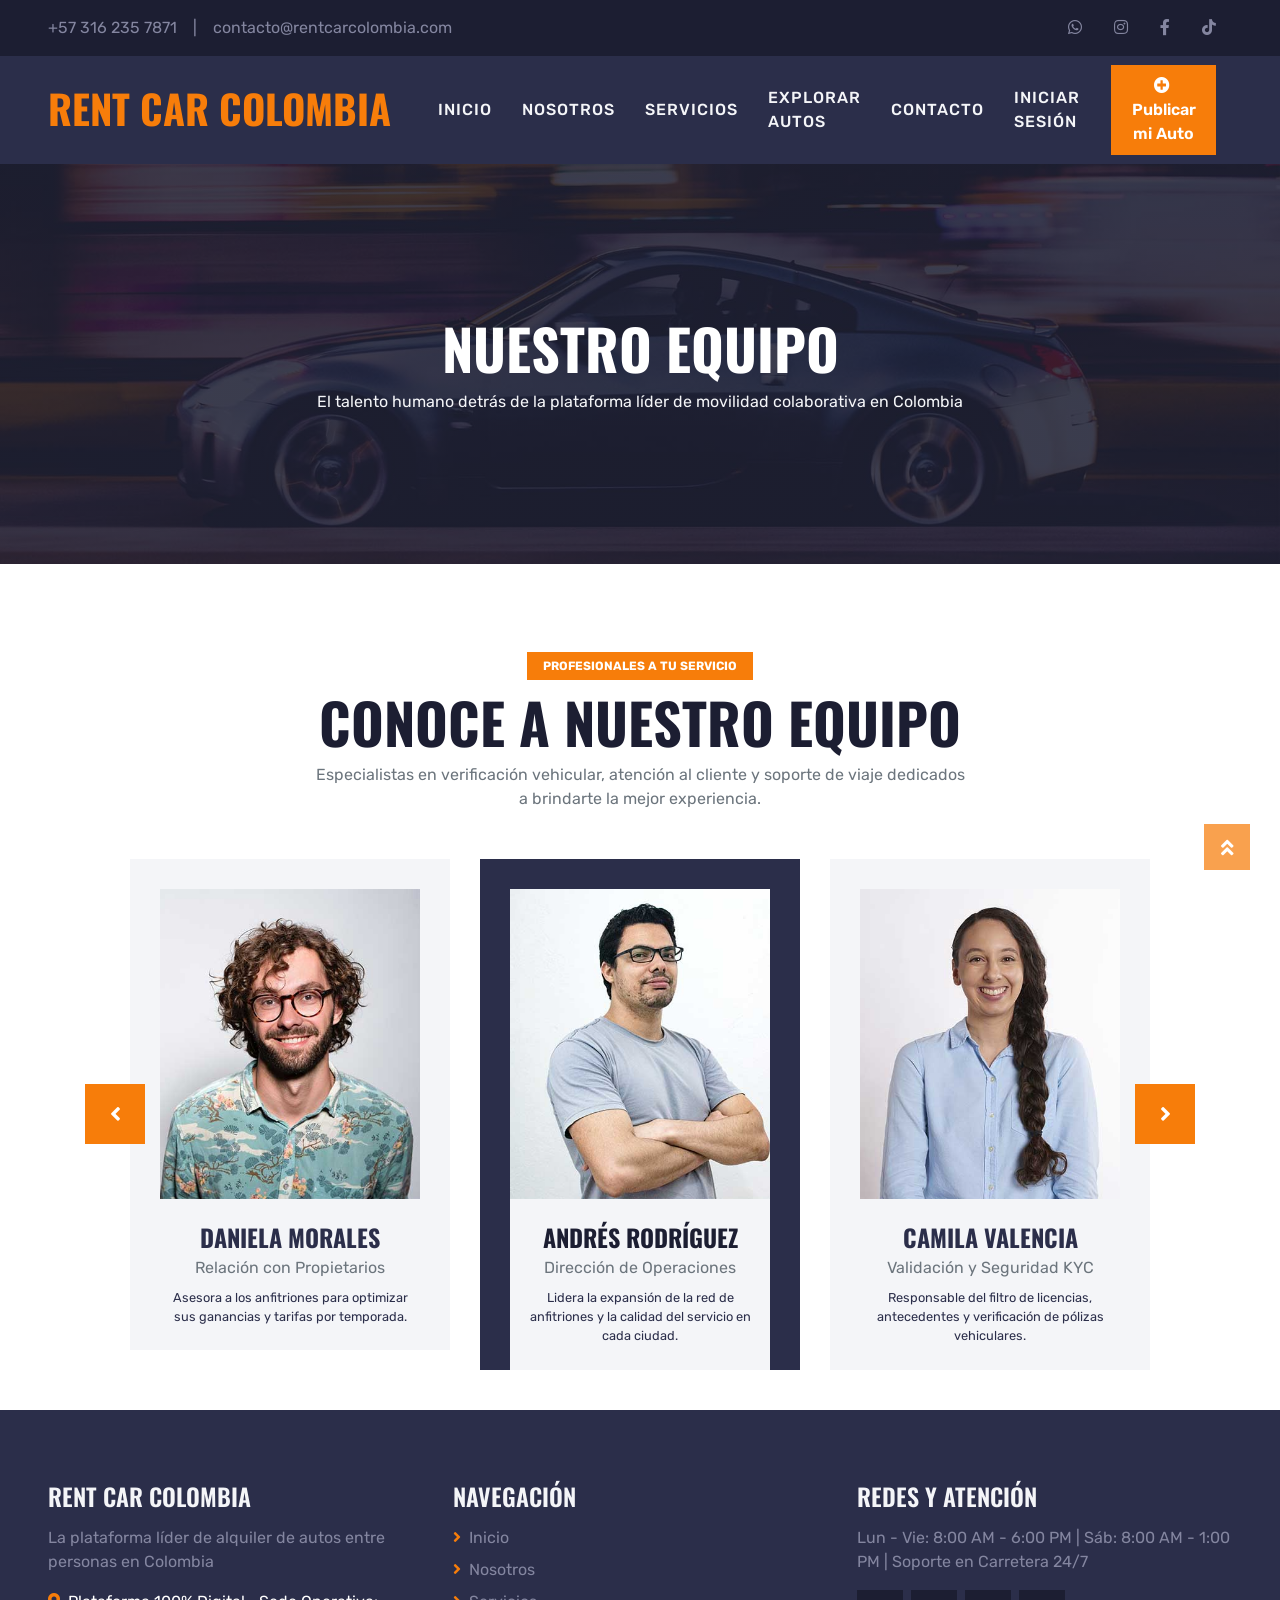
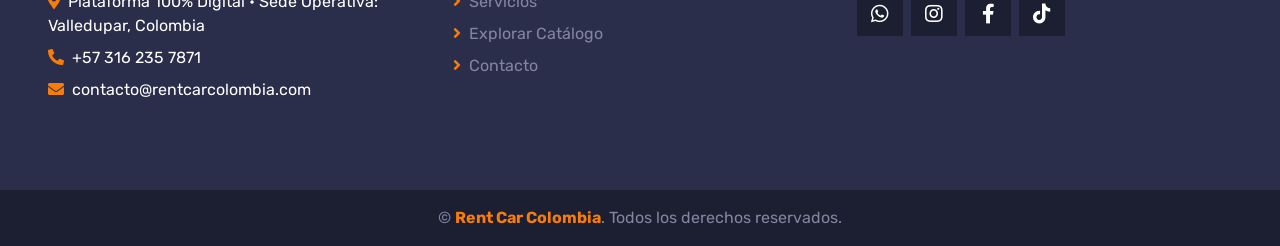
<file: team.html>
<!DOCTYPE html>
<html lang="es">

<head>
    <meta charset="utf-8">
    <title>Rent Car Colombia | Nuestro Equipo</title>
    <meta content="width=device-width, initial-scale=1.0" name="viewport">
    <meta content="Equipo de trabajo Rent Car Colombia, atención al cliente, soporte automotriz" name="keywords">
    <meta content="Conoce al equipo humano detrás de Rent Car Colombia comprometido con tu seguridad y movilidad." name="description">

    <!-- Favicon -->
    <link href="img/favicon.ico" rel="icon">
    <link href="img/favicon.svg" rel="icon" type="image/svg+xml">
    <link href="img/favicon.png" rel="apple-touch-icon">

    <!-- Google Web Fonts -->
    <link rel="preconnect" href="https://fonts.gstatic.com">
    <link href="https://fonts.googleapis.com/css2?family=Oswald:wght@400;500;600;700&family=Rubik:wght@300;400;500;600;700&display=swap" rel="stylesheet"> 

    <!-- Font Awesome -->
    <link href="https://cdnjs.cloudflare.com/ajax/libs/font-awesome/5.15.0/css/all.min.css" rel="stylesheet">

    <!-- Libraries Stylesheet -->
    <link href="lib/owlcarousel/assets/owl.carousel.min.css" rel="stylesheet">
    <link href="lib/tempusdominus/css/tempusdominus-bootstrap-4.min.css" rel="stylesheet" />

    <!-- Customized Bootstrap Stylesheet -->
    <link href="css/bootstrap.min.css" rel="stylesheet">
    <link href="css/style.css" rel="stylesheet">
</head>

<body>
    <!-- Topbar Start -->
    <div class="container-fluid bg-dark py-3 px-lg-5 d-none d-lg-block">
        <div class="row align-items-center">
            <div class="col-md-6 text-center text-lg-left mb-2 mb-lg-0">
                <div class="d-inline-flex align-items-center">
                    <a class="text-body pr-3 site-phone" href="tel:+573162357871"><i class="fa fa-phone-alt mr-2 text-primary"></i>+57 316 235 7871</a>
                    <span class="text-body">|</span>
                    <a class="text-body px-3 site-email" href="mailto:contacto@rentcarcolombia.com"><i class="fa fa-envelope mr-2 text-primary"></i>contacto@rentcarcolombia.com</a>
                </div>
            </div>
            <div class="col-md-6 text-center text-lg-right">
                <div class="d-inline-flex align-items-center">
                    <a class="text-body px-3 site-whatsapp-link" href="#"><i class="fab fa-whatsapp"></i></a>
                    <a class="text-body px-3 site-social-instagram" href="#"><i class="fab fa-instagram"></i></a>
                    <a class="text-body px-3 site-social-facebook" href="#"><i class="fab fa-facebook-f"></i></a>
                    <a class="text-body px-3 site-social-tiktok" href="#"><i class="fab fa-tiktok"></i></a>
                </div>
            </div>
        </div>
    </div>
    <!-- Topbar End -->

    <!-- Navbar Start -->
    <div class="container-fluid position-relative nav-bar p-0">
        <div class="position-relative px-lg-5" style="z-index: 1030;">
            <nav class="navbar navbar-expand-lg bg-secondary navbar-dark py-3 py-lg-0 pl-3 pl-lg-5">
                <a href="index.html" class="navbar-brand">
                    <h1 class="text-uppercase text-primary mb-1 site-brand-name">Rent Car Colombia</h1>
                </a>
                <button type="button" class="navbar-toggler" data-toggle="collapse" data-target="#navbarCollapse">
                    <span class="navbar-toggler-icon"></span>
                </button>
                <div class="collapse navbar-collapse justify-content-between px-3" id="navbarCollapse">
                    <div class="navbar-nav ml-auto py-0 align-items-center">
                        <a href="index.html" class="nav-item nav-link">Inicio</a>
                        <a href="about.html" class="nav-item nav-link">Nosotros</a>
                        <a href="service.html" class="nav-item nav-link">Servicios</a>
                        <a href="car.html" class="nav-item nav-link">Explorar Autos</a>
                        <a href="contact.html" class="nav-item nav-link">Contacto</a>
                        <a href="LOGIN.html" class="nav-item nav-link nav-auth-link" id="nav-login-link">Iniciar Sesión</a>
                        <a href="LOGIN.html?action=register&role=propietario" class="btn btn-primary ml-lg-3 py-2 px-3 my-2 my-lg-0 text-white font-weight-semi-bold">
                            <i class="fa fa-plus-circle mr-1"></i> Publicar mi Auto
                        </a>
                    </div>
                </div>
            </nav>
        </div>
    </div>
    <!-- Navbar End -->

    <!-- Page Header Start -->
    <div class="container-fluid page-header mb-5" style="background: linear-gradient(rgba(28, 30, 50, .85), rgba(28, 30, 50, .85)), url(img/carousel-1.jpg) center center no-repeat; background-size: cover; padding: 70px 0;">
        <div class="container text-center">
            <h1 class="display-4 text-uppercase text-white mb-2">Nuestro Equipo</h1>
            <p class="text-light mb-0">El talento humano detrás de la plataforma líder de movilidad colaborativa en Colombia</p>
        </div>
    </div>
    <!-- Page Header End -->

    <!-- Team Start -->
    <div class="container-fluid py-4 site-team-section">
        <div class="container pt-3 pb-3">
            <div class="text-center mb-5">
                <span class="badge badge-primary px-3 py-2 text-uppercase font-weight-bold mb-2">Profesionales a tu Servicio</span>
                <h2 class="display-4 text-uppercase font-weight-bold text-dark site-team-title">Conoce a Nuestro Equipo</h2>
                <p class="text-muted" style="max-width: 650px; margin: auto;">Especialistas en verificación vehicular, atención al cliente y soporte de viaje dedicados a brindarte la mejor experiencia.</p>
            </div>
            
            <div class="owl-carousel team-carousel position-relative site-team-carousel" style="padding: 0 45px;">
                <!-- Se renderiza dinámicamente con flechas de navegación según lo configurado en el panel de control -->
            </div>
        </div>
    </div>
    <!-- Team End -->

    <!-- Footer Start -->
    <div class="container-fluid bg-secondary py-5 px-sm-3 px-md-5">
        <div class="row pt-4">
            <div class="col-lg-4 col-md-6 mb-4">
                <h4 class="text-uppercase text-light mb-3 site-brand-name">Rent Car Colombia</h4>
                <p class="text-body site-slogan">La plataforma líder de alquiler de autos entre personas en Colombia.</p>
                <p class="mb-2 text-white"><i class="fa fa-map-marker-alt mr-2 text-primary"></i><span class="site-address">Valledupar, Cesar &bull; Cobertura Nacional</span></p>
                <p class="mb-2 text-white"><i class="fa fa-phone-alt mr-2 text-primary"></i><a href="tel:+573162357871" class="text-white site-phone">+57 316 235 7871</a></p>
                <p class="text-white"><i class="fa fa-envelope mr-2 text-primary"></i><a href="mailto:contacto@rentcarcolombia.com" class="text-white site-email">contacto@rentcarcolombia.com</a></p>
            </div>
            <div class="col-lg-4 col-md-6 mb-4">
                <h4 class="text-uppercase text-light mb-3">Navegación</h4>
                <div class="d-flex flex-column justify-content-start">
                    <a class="text-body mb-2" href="index.html"><i class="fa fa-angle-right mr-2 text-primary"></i>Inicio</a>
                    <a class="text-body mb-2" href="about.html"><i class="fa fa-angle-right mr-2 text-primary"></i>Nosotros</a>
                    <a class="text-body mb-2" href="service.html"><i class="fa fa-angle-right mr-2 text-primary"></i>Servicios</a>
                    <a class="text-body mb-2" href="car.html"><i class="fa fa-angle-right mr-2 text-primary"></i>Explorar Catálogo</a>
                    <a class="text-body mb-2" href="contact.html"><i class="fa fa-angle-right mr-2 text-primary"></i>Contacto</a>

                </div>
            </div>
            <div class="col-lg-4 col-md-6 mb-4">
                <h4 class="text-uppercase text-light mb-3">Redes y Atención</h4>
                <p class="text-body site-schedule">Lun - Vie: 8:00 AM - 6:00 PM | Soporte 24/7</p>
                <div class="d-flex justify-content-start mt-3">
                    <a class="btn btn-lg btn-dark btn-lg-square mr-2 site-whatsapp-link" href="#"><i class="fab fa-whatsapp"></i></a>
                    <a class="btn btn-lg btn-dark btn-lg-square mr-2 site-social-instagram" href="#"><i class="fab fa-instagram"></i></a>
                    <a class="btn btn-lg btn-dark btn-lg-square mr-2 site-social-facebook" href="#"><i class="fab fa-facebook-f"></i></a>
                    <a class="btn btn-lg btn-dark btn-lg-square site-social-tiktok" href="#"><i class="fab fa-tiktok"></i></a>
                </div>
            </div>
        </div>
    </div>
    <div class="container-fluid bg-dark py-3 px-sm-3 px-md-5 text-center">
        <p class="m-0 text-body">&copy; <a class="text-primary font-weight-bold site-brand-name" href="#">Rent Car Colombia</a>. Todos los derechos reservados.</p>
    </div>
    <!-- Footer End -->

    <!-- Back to Top -->
    <a href="#" class="btn btn-lg btn-primary btn-lg-square back-to-top"><i class="fa fa-angle-double-up"></i></a>

    <!-- JavaScript Libraries -->
    <script src="https://code.jquery.com/jquery-3.4.1.min.js"></script>
    <script src="https://stackpath.bootstrapcdn.com/bootstrap/4.4.1/js/bootstrap.bundle.min.js"></script>
    <script src="lib/easing/easing.min.js"></script>
    <script src="lib/waypoints/waypoints.min.js"></script>
    <script src="lib/owlcarousel/owl.carousel.min.js"></script>
    <script src="js/main.js?v=20261125_13"></script>
    <script src="js/config.js?v=20261125_13"></script>
</body>

</html>
</file>
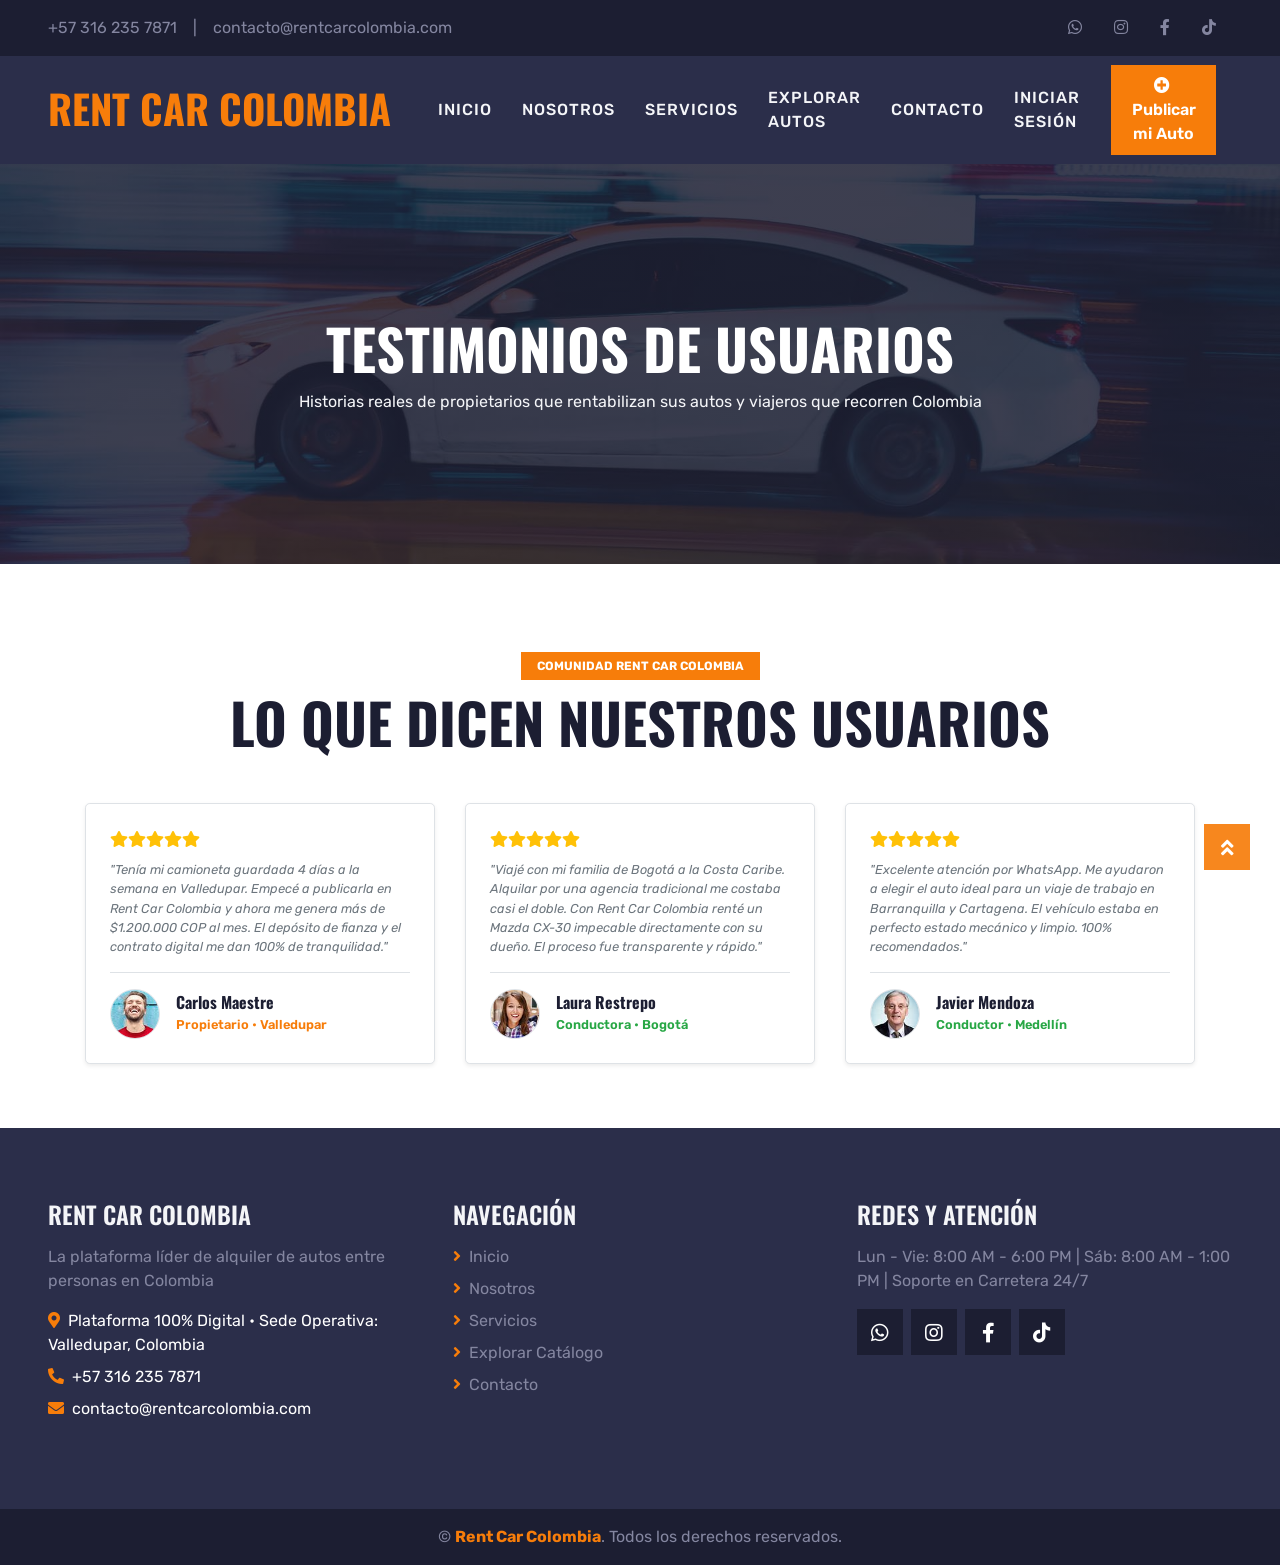
<file: testimonial.html>
<!DOCTYPE html>
<html lang="es">

<head>
    <meta charset="utf-8">
    <title>Rent Car Colombia | Testimonios y Experiencias</title>
    <meta content="width=device-width, initial-scale=1.0" name="viewport">
    <meta content="Opiniones Rent Car Colombia, experiencias de alquiler de autos, testimonios de propietarios" name="keywords">
    <meta content="Descubre lo que dicen propietarios y conductores que ya confían en Rent Car Colombia para sus viajes y rentabilidad." name="description">

    <!-- Favicon -->
    <link href="img/favicon.ico" rel="icon">
    <link href="img/favicon.svg" rel="icon" type="image/svg+xml">
    <link href="img/favicon.png" rel="apple-touch-icon">

    <!-- Google Web Fonts -->
    <link rel="preconnect" href="https://fonts.gstatic.com">
    <link href="https://fonts.googleapis.com/css2?family=Oswald:wght@400;500;600;700&family=Rubik:wght@300;400;500;600;700&display=swap" rel="stylesheet"> 

    <!-- Font Awesome -->
    <link href="https://cdnjs.cloudflare.com/ajax/libs/font-awesome/5.15.0/css/all.min.css" rel="stylesheet">

    <!-- Libraries Stylesheet -->
    <link href="lib/owlcarousel/assets/owl.carousel.min.css" rel="stylesheet">
    <link href="lib/tempusdominus/css/tempusdominus-bootstrap-4.min.css" rel="stylesheet" />

    <!-- Customized Bootstrap Stylesheet -->
    <link href="css/bootstrap.min.css" rel="stylesheet">
    <link href="css/style.css" rel="stylesheet">
</head>

<body>
    <!-- Topbar Start -->
    <div class="container-fluid bg-dark py-3 px-lg-5 d-none d-lg-block">
        <div class="row align-items-center">
            <div class="col-md-6 text-center text-lg-left mb-2 mb-lg-0">
                <div class="d-inline-flex align-items-center">
                    <a class="text-body pr-3 site-phone" href="tel:+573162357871"><i class="fa fa-phone-alt mr-2 text-primary"></i>+57 316 235 7871</a>
                    <span class="text-body">|</span>
                    <a class="text-body px-3 site-email" href="mailto:contacto@rentcarcolombia.com"><i class="fa fa-envelope mr-2 text-primary"></i>contacto@rentcarcolombia.com</a>
                </div>
            </div>
            <div class="col-md-6 text-center text-lg-right">
                <div class="d-inline-flex align-items-center">
                    <a class="text-body px-3 site-whatsapp-link" href="#"><i class="fab fa-whatsapp"></i></a>
                    <a class="text-body px-3 site-social-instagram" href="#"><i class="fab fa-instagram"></i></a>
                    <a class="text-body px-3 site-social-facebook" href="#"><i class="fab fa-facebook-f"></i></a>
                    <a class="text-body px-3 site-social-tiktok" href="#"><i class="fab fa-tiktok"></i></a>
                </div>
            </div>
        </div>
    </div>
    <!-- Topbar End -->

    <!-- Navbar Start -->
    <div class="container-fluid position-relative nav-bar p-0">
        <div class="position-relative px-lg-5" style="z-index: 1030;">
            <nav class="navbar navbar-expand-lg bg-secondary navbar-dark py-3 py-lg-0 pl-3 pl-lg-5">
                <a href="index.html" class="navbar-brand">
                    <h1 class="text-uppercase text-primary mb-1 site-brand-name">Rent Car Colombia</h1>
                </a>
                <button type="button" class="navbar-toggler" data-toggle="collapse" data-target="#navbarCollapse">
                    <span class="navbar-toggler-icon"></span>
                </button>
                <div class="collapse navbar-collapse justify-content-between px-3" id="navbarCollapse">
                    <div class="navbar-nav ml-auto py-0 align-items-center">
                        <a href="index.html" class="nav-item nav-link">Inicio</a>
                        <a href="about.html" class="nav-item nav-link">Nosotros</a>
                        <a href="service.html" class="nav-item nav-link">Servicios</a>
                        <a href="car.html" class="nav-item nav-link">Explorar Autos</a>
                        <a href="contact.html" class="nav-item nav-link">Contacto</a>
                        <a href="LOGIN.html" class="nav-item nav-link nav-auth-link" id="nav-login-link">Iniciar Sesión</a>
                        <a href="LOGIN.html?action=register&role=propietario" class="btn btn-primary ml-lg-3 py-2 px-3 my-2 my-lg-0 text-white font-weight-semi-bold">
                            <i class="fa fa-plus-circle mr-1"></i> Publicar mi Auto
                        </a>
                    </div>
                </div>
            </nav>
        </div>
    </div>
    <!-- Navbar End -->

    <!-- Page Header Start -->
    <div class="container-fluid page-header mb-5" style="background: linear-gradient(rgba(28, 30, 50, .85), rgba(28, 30, 50, .85)), url(img/carousel-2.jpg) center center no-repeat; background-size: cover; padding: 70px 0;">
        <div class="container text-center">
            <h1 class="display-4 text-uppercase text-white mb-2">Testimonios de Usuarios</h1>
            <p class="text-light mb-0">Historias reales de propietarios que rentabilizan sus autos y viajeros que recorren Colombia</p>
        </div>
    </div>
    <!-- Page Header End -->

    <!-- Testimonials Start -->
    <div class="container-fluid py-4">
        <div class="container pt-3 pb-3">
            <div class="text-center mb-5">
                <span class="badge badge-primary px-3 py-2 text-uppercase font-weight-bold mb-2">Comunidad Rent Car Colombia</span>
                <h2 class="display-4 text-uppercase font-weight-bold text-dark">Lo que Dicen Nuestros Usuarios</h2>
            </div>
            
            <div class="row">
                <div class="col-lg-4 col-md-6 mb-4">
                    <div class="bg-white rounded-lg shadow-sm border p-4 h-100 d-flex flex-column justify-content-between">
                        <div>
                            <div class="text-warning mb-2">
                                <i class="fa fa-star"></i><i class="fa fa-star"></i><i class="fa fa-star"></i><i class="fa fa-star"></i><i class="fa fa-star"></i>
                            </div>
                            <p class="text-muted small font-italic mb-3">
                                "Tenía mi camioneta guardada 4 días a la semana en Valledupar. Empecé a publicarla en Rent Car Colombia y ahora me genera más de $1.200.000 COP al mes. El depósito de fianza y el contrato digital me dan 100% de tranquilidad."
                            </p>
                        </div>
                        <div class="d-flex align-items-center pt-3 border-top">
                            <img class="rounded-circle mr-3 border" src="img/testimonial-1.jpg" alt="Usuario" style="width: 50px; height: 50px; object-fit: cover;">
                            <div>
                                <h6 class="font-weight-bold text-dark mb-0">Carlos Maestre</h6>
                                <small class="text-primary font-weight-semi-bold">Propietario &bull; Valledupar</small>
                            </div>
                        </div>
                    </div>
                </div>

                <div class="col-lg-4 col-md-6 mb-4">
                    <div class="bg-white rounded-lg shadow-sm border p-4 h-100 d-flex flex-column justify-content-between">
                        <div>
                            <div class="text-warning mb-2">
                                <i class="fa fa-star"></i><i class="fa fa-star"></i><i class="fa fa-star"></i><i class="fa fa-star"></i><i class="fa fa-star"></i>
                            </div>
                            <p class="text-muted small font-italic mb-3">
                                "Viajé con mi familia de Bogotá a la Costa Caribe. Alquilar por una agencia tradicional me costaba casi el doble. Con Rent Car Colombia renté un Mazda CX-30 impecable directamente con su dueño. El proceso fue transparente y rápido."
                            </p>
                        </div>
                        <div class="d-flex align-items-center pt-3 border-top">
                            <img class="rounded-circle mr-3 border" src="img/testimonial-2.jpg" alt="Usuario" style="width: 50px; height: 50px; object-fit: cover;">
                            <div>
                                <h6 class="font-weight-bold text-dark mb-0">Laura Restrepo</h6>
                                <small class="text-success font-weight-semi-bold">Conductora &bull; Bogotá</small>
                            </div>
                        </div>
                    </div>
                </div>

                <div class="col-lg-4 col-md-6 mb-4">
                    <div class="bg-white rounded-lg shadow-sm border p-4 h-100 d-flex flex-column justify-content-between">
                        <div>
                            <div class="text-warning mb-2">
                                <i class="fa fa-star"></i><i class="fa fa-star"></i><i class="fa fa-star"></i><i class="fa fa-star"></i><i class="fa fa-star"></i>
                            </div>
                            <p class="text-muted small font-italic mb-3">
                                "Excelente atención por WhatsApp. Me ayudaron a elegir el auto ideal para un viaje de trabajo en Barranquilla y Cartagena. El vehículo estaba en perfecto estado mecánico y limpio. 100% recomendados."
                            </p>
                        </div>
                        <div class="d-flex align-items-center pt-3 border-top">
                            <img class="rounded-circle mr-3 border" src="img/testimonial-3.jpg" alt="Usuario" style="width: 50px; height: 50px; object-fit: cover;">
                            <div>
                                <h6 class="font-weight-bold text-dark mb-0">Javier Mendoza</h6>
                                <small class="text-success font-weight-semi-bold">Conductor &bull; Medellín</small>
                            </div>
                        </div>
                    </div>
                </div>
            </div>
        </div>
    </div>
    <!-- Testimonials End -->

    <!-- Footer Start -->
    <div class="container-fluid bg-secondary py-5 px-sm-3 px-md-5">
        <div class="row pt-4">
            <div class="col-lg-4 col-md-6 mb-4">
                <h4 class="text-uppercase text-light mb-3 site-brand-name">Rent Car Colombia</h4>
                <p class="text-body site-slogan">La plataforma líder de alquiler de autos entre personas en Colombia.</p>
                <p class="mb-2 text-white"><i class="fa fa-map-marker-alt mr-2 text-primary"></i><span class="site-address">Valledupar, Cesar &bull; Cobertura Nacional</span></p>
                <p class="mb-2 text-white"><i class="fa fa-phone-alt mr-2 text-primary"></i><a href="tel:+573162357871" class="text-white site-phone">+57 316 235 7871</a></p>
                <p class="text-white"><i class="fa fa-envelope mr-2 text-primary"></i><a href="mailto:contacto@rentcarcolombia.com" class="text-white site-email">contacto@rentcarcolombia.com</a></p>
            </div>
            <div class="col-lg-4 col-md-6 mb-4">
                <h4 class="text-uppercase text-light mb-3">Navegación</h4>
                <div class="d-flex flex-column justify-content-start">
                    <a class="text-body mb-2" href="index.html"><i class="fa fa-angle-right mr-2 text-primary"></i>Inicio</a>
                    <a class="text-body mb-2" href="about.html"><i class="fa fa-angle-right mr-2 text-primary"></i>Nosotros</a>
                    <a class="text-body mb-2" href="service.html"><i class="fa fa-angle-right mr-2 text-primary"></i>Servicios</a>
                    <a class="text-body mb-2" href="car.html"><i class="fa fa-angle-right mr-2 text-primary"></i>Explorar Catálogo</a>
                    <a class="text-body mb-2" href="contact.html"><i class="fa fa-angle-right mr-2 text-primary"></i>Contacto</a>

                </div>
            </div>
            <div class="col-lg-4 col-md-6 mb-4">
                <h4 class="text-uppercase text-light mb-3">Redes y Atención</h4>
                <p class="text-body site-schedule">Lun - Vie: 8:00 AM - 6:00 PM | Soporte 24/7</p>
                <div class="d-flex justify-content-start mt-3">
                    <a class="btn btn-lg btn-dark btn-lg-square mr-2 site-whatsapp-link" href="#"><i class="fab fa-whatsapp"></i></a>
                    <a class="btn btn-lg btn-dark btn-lg-square mr-2 site-social-instagram" href="#"><i class="fab fa-instagram"></i></a>
                    <a class="btn btn-lg btn-dark btn-lg-square mr-2 site-social-facebook" href="#"><i class="fab fa-facebook-f"></i></a>
                    <a class="btn btn-lg btn-dark btn-lg-square site-social-tiktok" href="#"><i class="fab fa-tiktok"></i></a>
                </div>
            </div>
        </div>
    </div>
    <div class="container-fluid bg-dark py-3 px-sm-3 px-md-5 text-center">
        <p class="m-0 text-body">&copy; <a class="text-primary font-weight-bold site-brand-name" href="#">Rent Car Colombia</a>. Todos los derechos reservados.</p>
    </div>
    <!-- Footer End -->

    <!-- Back to Top -->
    <a href="#" class="btn btn-lg btn-primary btn-lg-square back-to-top"><i class="fa fa-angle-double-up"></i></a>

    <!-- JavaScript Libraries -->
    <script src="https://code.jquery.com/jquery-3.4.1.min.js"></script>
    <script src="https://stackpath.bootstrapcdn.com/bootstrap/4.4.1/js/bootstrap.bundle.min.js"></script>
    <script src="js/main.js?v=20261125_13"></script>
    <script src="js/config.js?v=20261125_13"></script>
</body>

</html>
</file>
<file: css/style.css>
/********** Template CSS **********/
:root {
    --primary: #F77D0A;
    --secondary: #2B2E4A;
    --light: #F4F5F8;
    --dark: #1C1E32;
}

h1,
h2,
.font-weight-bold {
    font-weight: 700 !important;
}

h3,
h4,
.font-weight-semi-bold {
    font-weight: 600 !important;
}

h5,
h6,
.font-weight-medium {
    font-weight: 500 !important;
}

.btn-square {
    width: 36px;
    height: 36px;
}

.btn-sm-square {
    width: 28px;
    height: 28px;
}

.btn-lg-square {
    width: 46px;
    height: 46px;
}

.btn-square,
.btn-sm-square,
.btn-lg-square {
    padding-left: 0;
    padding-right: 0;
    text-align: center;
}

.back-to-top {
    position: fixed;
    display: none;
    right: 30px;
    bottom: 30px;
    z-index: 99;
}

.nav-bar {
    position: relative;
    z-index: 1030 !important;
    background: var(--secondary) !important;
}

.nav-bar .position-relative {
    z-index: 1030 !important;
}

.nav-bar .position-relative.px-lg-5 {
    padding-left: 0 !important;
    padding-right: 0 !important;
}

.navbar {
    position: relative;
    z-index: 1030 !important;
    background: var(--secondary) !important;
    padding-left: 15px !important;
    padding-right: 15px !important;
}

@media (min-width: 992px) {
    .navbar {
        padding-left: 3rem !important;
        padding-right: 3rem !important;
    }
}

.navbar .dropdown-menu,
.navbar-nav .dropdown-menu,
.user-profile-nav-item .dropdown-menu {
    z-index: 1045 !important;
}

/* Llevar el color de la cinta de opciones hasta los extremos eliminando el fondo blanco dividido */
.nav-bar::before,
.nav-bar::after {
    display: none !important;
}

.navbar-dark .navbar-nav .nav-link {
    padding: 30px 15px;
    font-size: 16px;
    font-weight: 500;
    letter-spacing: 1px;
    text-transform: uppercase;
    color: var(--light);
    outline: none;
}

.navbar-dark .navbar-nav .nav-link:hover,
.navbar-dark .navbar-nav .nav-link.active {
    color: var(--primary);
}

/* Barra de menú fija y compacta al hacer scroll hacia abajo */
.nav-bar.navbar-sticky-compact {
    position: fixed !important;
    top: 0;
    left: 0;
    right: 0;
    width: 100%;
    z-index: 1040 !important;
    box-shadow: 0 4px 18px rgba(0, 0, 0, 0.24);
    transition: all 0.25s ease;
}

.nav-bar.navbar-sticky-compact .navbar {
    padding-top: 2px !important;
    padding-bottom: 2px !important;
    min-height: 50px;
}

.nav-bar.navbar-sticky-compact .navbar-brand h1 {
    font-size: 1.35rem !important;
    margin: 0 !important;
    transition: font-size 0.25s ease;
}

.nav-bar.navbar-sticky-compact .navbar-nav .nav-link {
    padding: 12px 13px !important;
    font-size: 13.5px !important;
    transition: padding 0.25s ease, font-size 0.25s ease;
}

.nav-bar.navbar-sticky-compact .btn {
    padding-top: 6px !important;
    padding-bottom: 6px !important;
    font-size: 12.5px !important;
}

@media (max-width: 991.98px) {
    .navbar-dark .navbar-nav .nav-link  {
        padding: 10px 15px;
    }
}

.carousel-caption {
    top: 0;
    left: 0;
    right: 0;
    bottom: 0;
    background: linear-gradient(180deg, rgba(28, 30, 50, .80) 0%, rgba(28, 30, 50, .70) 100%);
    z-index: 1;
}

/* ================= HERO CAROUSEL PROPORCIONADO Y ELEGANTE ================= */
#header-carousel {
    max-height: 520px;
    overflow: hidden;
}

#header-carousel .carousel-item {
    height: 520px;
    background-color: #1c1e32;
}

#header-carousel .carousel-item img {
    height: 520px;
    width: 100%;
    object-fit: cover;
    object-position: center;
}

#header-carousel .carousel-caption h1 {
    font-size: 2.85rem;
    font-weight: 800;
    line-height: 1.25;
    text-shadow: 0 2px 12px rgba(0,0,0,0.6);
}

#header-carousel .carousel-caption h4 {
    letter-spacing: 2px;
    font-weight: 600;
    text-shadow: 0 1px 6px rgba(0,0,0,0.5);
}

@media (max-width: 991.98px) {
    #header-carousel,
    #header-carousel .carousel-item,
    #header-carousel .carousel-item img {
        height: 440px;
    }
    #header-carousel .carousel-caption h1 {
        font-size: 2.2rem;
    }
}

@media (max-width: 576px) {
    #header-carousel,
    #header-carousel .carousel-item,
    #header-carousel .carousel-item img {
        height: 380px;
    }
    #header-carousel .carousel-caption h4 {
        font-size: 15px;
        font-weight: 500 !important;
        letter-spacing: 1px;
    }

    #header-carousel .carousel-caption h1 {
        font-size: 1.65rem;
        font-weight: 700 !important;
    }
}

.page-header {
    height: 400px;
    margin-bottom: 90px;
    display: flex;
    flex-direction: column;
    align-items: center;
    justify-content: center;
    background: linear-gradient(rgba(28, 30, 50, .9), rgba(28, 30, 50, .9)), url(../img/bg-banner.jpg);
    background-attachment: fixed;
}

@media (max-width: 991.98px) {
    .page-header {
        height: 300px;
    }
}

.service-item {
    height: 320px;
    background: var(--light);
    transition: .5s;
}

.service-item:hover,
.service-item.active {
    background: var(--secondary);
}

.service-item h1,
.service-item h4 {
    transition: .5s;
}

.service-item:hover h1,
.service-item.active h1 {
    color: var(--dark) !important;
}

.service-item:hover h4,
.service-item.active h4 {
    color: var(--light);
}

.rent-item {
    padding: 30px;
    text-align: center;
    background: var(--light);
    transition: .5s;
}

.rent-item:hover,
.rent-item.active {
    background: var(--secondary);
}

.rent-item h4 {
    transition: .5s;
}

.rent-item:hover h4,
.rent-item.active h4 {
    color: var(--light);
}

.team-item {
    padding: 30px 30px 0 30px;
    text-align: center;
    background: var(--light);
    transition: .5s;
}

.team-item:hover,
.owl-item.center .team-item {
    background: var(--secondary);
}

.team-item h4 {
    transition: .5s;
}

.owl-item.center .team-item h4,
.team-item:hover h4 {
    color: var(--dark) !important;
}

.owl-item.center .rent-item h4 {
    color: var(--light);
}

.team-item .team-social {
    display: none !important;
}

.team-carousel .owl-nav,
.related-carousel .owl-nav {
    position: absolute;
    width: 100%;
    height: 60px;
    top: calc(50% - 30px);
    left: 0;
    display: flex;
    justify-content: space-between;
    z-index: 1;
}

.team-carousel .owl-nav .owl-prev,
.team-carousel .owl-nav .owl-next,
.related-carousel .owl-nav .owl-prev,
.related-carousel .owl-nav .owl-next {
    position: relative;
    width: 60px;
    height: 60px;
    display: flex;
    align-items: center;
    justify-content: center;
    color: #FFFFFF;
    background: var(--primary);
    font-size: 22px;
    transition: .5s;
}

.team-carousel .owl-nav .owl-prev:hover,
.team-carousel .owl-nav .owl-next:hover,
.related-carousel .owl-nav .owl-prev:hover,
.related-carousel .owl-nav .owl-next:hover {
    background: var(--secondary);
}

.vendor-carousel .owl-dots,
.testimonial-carousel .owl-dots {
    margin-top: 30px;
    display: flex;
    align-items: center;
    justify-content: center;
}

.vendor-carousel .owl-dot,
.testimonial-carousel .owl-dot {
    position: relative;
    display: inline-block;
    margin: 0 5px;
    width: 20px;
    height: 20px;
    background: var(--secondary);
    transition: .5s;
}

.vendor-carousel .owl-dot.active,
.testimonial-carousel .owl-dot.active {
    width: 40px;
    height: 40px;
    background: var(--primary);
}

.testimonial-carousel .owl-item img {
    width: 80px;
    height: 80px;
}

.testimonial-carousel .owl-item .testimonial-item {
    height: 350px;
    transition: .5s;
    background: var(--light);
}

.testimonial-carousel .owl-item.center .testimonial-item {
    background: var(--secondary);
}

.testimonial-carousel .owl-item .testimonial-item h1,
.testimonial-carousel .owl-item .testimonial-item h4 {
    transition: .5s;
}

.testimonial-carousel .owl-item.center .testimonial-item h1 {
    color: var(--dark) !important;
}

.testimonial-carousel .owl-item.center .testimonial-item h4 {
    color: var(--light);
}

.bg-banner {
    background: linear-gradient(rgba(28, 30, 50, .9), rgba(28, 30, 50, .9)), url(../img/bg-banner.jpg);
    background-attachment: fixed;
}

/* ================= CALENDARIO EN ESPAÑOL Y PALETA CORPORATIVA ================= */
.bootstrap-datetimepicker-widget {
    background-color: #FFFFFF !important;
    border: 1px solid #E2E8F0 !important;
    border-radius: 14px !important;
    box-shadow: 0 14px 35px rgba(28, 30, 50, 0.22) !important;
    padding: 16px 18px !important;
    font-family: -apple-system, BlinkMacSystemFont, "Segoe UI", Roboto, sans-serif !important;
    z-index: 9999 !important;
}

.bootstrap-datetimepicker-widget.dropdown-menu {
    width: 290px !important;
}

.bootstrap-datetimepicker-widget table thead th.picker-switch {
    font-size: 15px !important;
    font-weight: 700 !important;
    color: #1C1E32 !important;
    text-transform: capitalize !important;
}

.bootstrap-datetimepicker-widget table thead th.picker-switch:hover {
    background: #FFF7ED !important;
    color: var(--primary) !important;
    border-radius: 6px !important;
}

.bootstrap-datetimepicker-widget table thead th.prev,
.bootstrap-datetimepicker-widget table thead th.next {
    color: var(--primary) !important;
    font-size: 15px !important;
}

.bootstrap-datetimepicker-widget table thead th.prev:hover,
.bootstrap-datetimepicker-widget table thead th.next:hover {
    background: #FFF7ED !important;
    border-radius: 6px !important;
}

.bootstrap-datetimepicker-widget table thead th.dow {
    color: #64748B !important;
    font-weight: 700 !important;
    font-size: 11px !important;
    text-transform: uppercase !important;
    padding-bottom: 8px !important;
}

.bootstrap-datetimepicker-widget table td.day {
    border-radius: 8px !important;
    font-weight: 500 !important;
    font-size: 13px !important;
    color: #1E293B !important;
    height: 34px !important;
    line-height: 34px !important;
    transition: all 0.2s ease !important;
}

.bootstrap-datetimepicker-widget table td.day:hover {
    background: #FFEDD5 !important;
    color: var(--primary) !important;
}

.bootstrap-datetimepicker-widget table td.day.active,
.bootstrap-datetimepicker-widget table td.day.active:hover {
    background: var(--primary) !important;
    color: #FFFFFF !important;
    font-weight: 700 !important;
    box-shadow: 0 4px 10px rgba(247, 125, 10, 0.45) !important;
}

.bootstrap-datetimepicker-widget table td.day.today:before {
    border-bottom-color: var(--primary) !important;
}

.bootstrap-datetimepicker-widget table td.day.old,
.bootstrap-datetimepicker-widget table td.day.new {
    color: #94A3B8 !important;
}

/* Selector de Horas */
.bootstrap-datetimepicker-widget .timepicker-picker table td a span {
    color: var(--primary) !important;
}
.bootstrap-datetimepicker-widget .timepicker-picker table td a:hover {
    background: #FFEDD5 !important;
}

/* ================= TARJETAS DINÁMICAS DE MARCAS REGISTRADAS ================= */
.brand-vendor-card {
    background: #FFFFFF;
    border: 1px solid #E2E8F0;
    border-radius: 12px;
    padding: 20px 15px;
    text-align: center;
    transition: all 0.3s ease;
    display: flex;
    flex-direction: column;
    align-items: center;
    justify-content: center;
    min-height: 120px;
}

.brand-vendor-card:hover {
    border-color: var(--primary);
    transform: translateY(-4px);
    box-shadow: 0 8px 20px rgba(247, 125, 10, 0.15);
}

.brand-vendor-card i {
    font-size: 32px;
    color: var(--primary);
    margin-bottom: 8px;
}

.brand-vendor-card .brand-name {
    font-weight: 700;
    font-size: 14px;
    color: #1E293B;
    text-transform: uppercase;
    letter-spacing: 0.5px;
}

.brand-vendor-card .car-count {
    font-size: 11px;
    color: #64748B;
    margin-top: 2px;
}
</file>
